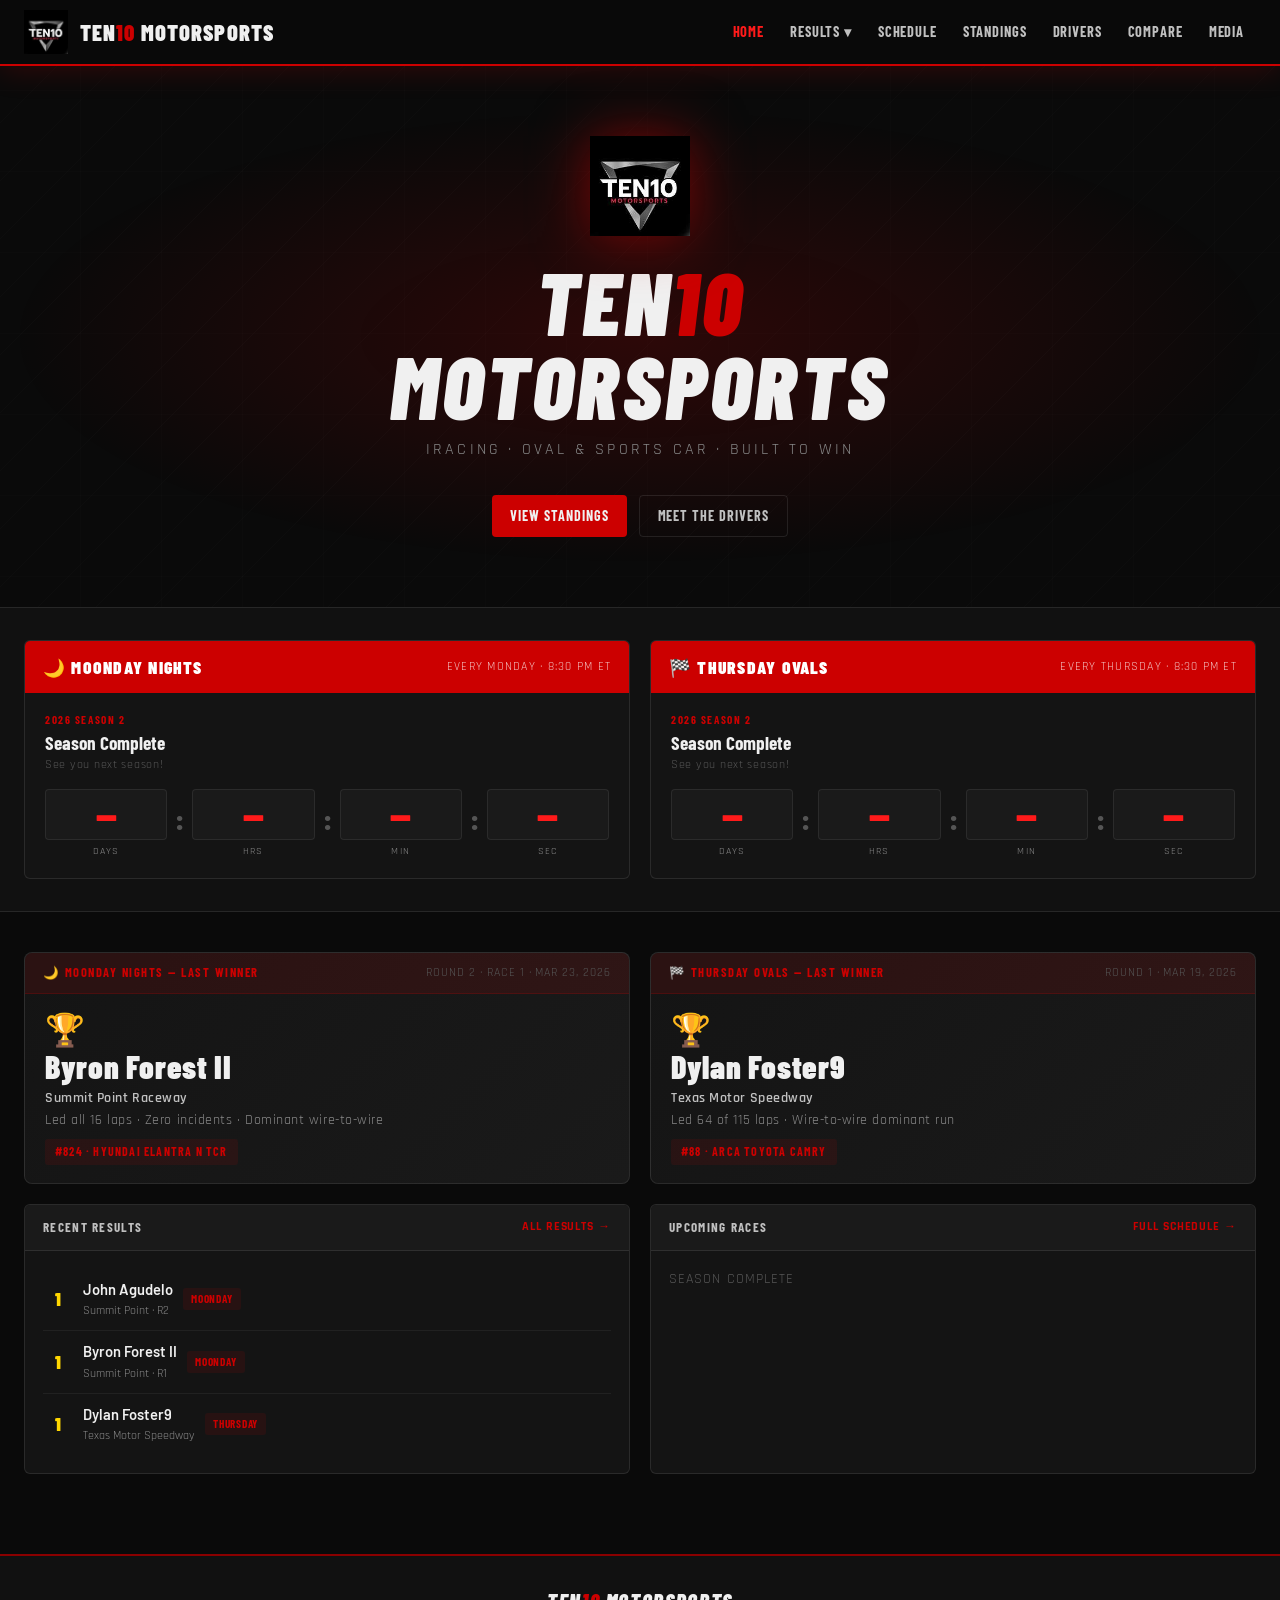
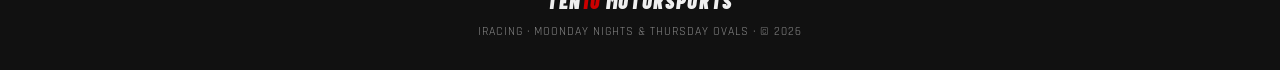
<file: index.html>
<!DOCTYPE html>
<html lang="en">
<head>
<meta charset="UTF-8"><meta name="viewport" content="width=device-width,initial-scale=1.0">
<title>Ten10 Motorsports</title>
<link rel="stylesheet" href="style.css">
<style>
.hero{position:relative;z-index:1;min-height:420px;display:flex;align-items:center;justify-content:center;text-align:center;padding:70px 24px;overflow:hidden;}
.hero::before{content:'';position:absolute;inset:0;background:radial-gradient(ellipse 70% 60% at 50% 50%,rgba(204,0,0,0.18) 0%,transparent 70%),repeating-linear-gradient(135deg,transparent,transparent 40px,rgba(255,255,255,0.015) 40px,rgba(255,255,255,0.015) 41px);z-index:0;}
.hero-content{position:relative;z-index:1;max-width:780px;}
.hero-logo{width:100px;height:100px;object-fit:contain;margin-bottom:18px;filter:drop-shadow(0 0 28px rgba(204,0,0,0.55));animation:pulse-logo 3s ease-in-out infinite;}
@keyframes pulse-logo{0%,100%{filter:drop-shadow(0 0 20px rgba(204,0,0,0.4));}50%{filter:drop-shadow(0 0 42px rgba(204,0,0,0.75));}}
.hero h1{font-family:'Barlow Condensed',sans-serif;font-weight:900;font-style:italic;font-size:clamp(2.8rem,8vw,5.5rem);letter-spacing:0.04em;text-transform:uppercase;color:#f0f0f0;line-height:0.95;margin-bottom:10px;}
.hero h1 span{color:#cc0000;}
.hero-sub{font-family:'Rajdhani',sans-serif;font-size:1rem;letter-spacing:0.2em;text-transform:uppercase;color:#888;margin-bottom:32px;}
.hero-ctas{display:flex;gap:12px;justify-content:center;flex-wrap:wrap;}
.cd-section{position:relative;z-index:1;background:#111;border-top:1px solid rgba(192,192,192,0.12);border-bottom:1px solid rgba(192,192,192,0.12);padding:32px 24px;}
.cd-inner{max-width:1400px;margin:0 auto;display:grid;grid-template-columns:1fr 1fr;gap:20px;}
.cd-card{background:#141414;border:1px solid rgba(192,192,192,0.12);border-radius:6px;overflow:hidden;transition:border-color 0.2s,box-shadow 0.2s;}
.cd-card:hover{border-color:rgba(204,0,0,0.4);box-shadow:0 4px 24px rgba(204,0,0,0.2);}
.cd-head{background:#cc0000;padding:12px 18px;display:flex;align-items:center;justify-content:space-between;}
.cd-head .sname{font-family:'Barlow Condensed',sans-serif;font-weight:900;font-size:1.1rem;letter-spacing:0.07em;text-transform:uppercase;color:#fff;}
.cd-head .sday{font-family:'Rajdhani',sans-serif;font-size:0.78rem;letter-spacing:0.1em;text-transform:uppercase;color:rgba(255,255,255,0.75);}
.cd-body{padding:18px 20px;}
.cd-round{font-family:'Barlow Condensed',sans-serif;font-weight:700;font-size:0.7rem;letter-spacing:0.14em;text-transform:uppercase;color:#cc0000;margin-bottom:3px;}
.cd-track{font-family:'Barlow Condensed',sans-serif;font-weight:700;font-size:1.2rem;color:#f0f0f0;line-height:1.1;}
.cd-tracksub{font-family:'Rajdhani',sans-serif;font-size:0.76rem;letter-spacing:0.06em;color:#555;margin-bottom:14px;margin-top:2px;}
.cd-nums{display:flex;gap:8px;align-items:flex-start;}
.cd-unit{text-align:center;flex:1;}
.cd-val{font-family:'Barlow Condensed',sans-serif;font-weight:900;font-size:2.2rem;color:#ff1a1a;line-height:1;display:block;background:#1a1a1a;border-radius:4px;padding:7px 4px;border:1px solid rgba(192,192,192,0.1);}
.cd-lbl{font-family:'Rajdhani',sans-serif;font-size:0.62rem;letter-spacing:0.12em;text-transform:uppercase;color:#888;margin-top:4px;}
.cd-sep{font-family:'Barlow Condensed',sans-serif;font-weight:900;font-size:1.8rem;color:#555;padding-top:7px;flex:none;}
.live-badge{display:none;align-items:center;gap:6px;font-family:'Barlow Condensed',sans-serif;font-weight:700;font-size:0.9rem;letter-spacing:0.1em;text-transform:uppercase;color:#ff1a1a;margin-top:12px;}
.live-dot{width:8px;height:8px;background:#ff1a1a;border-radius:50%;animation:blink 1s infinite;}
@keyframes blink{0%,100%{opacity:1;}50%{opacity:0.2;}}
.home-grid{max-width:1400px;margin:0 auto;display:grid;grid-template-columns:1fr 1fr;gap:20px;padding:40px 24px 80px;position:relative;z-index:1;}
.winner-card{background:linear-gradient(135deg,#141414 0%,#1a1a1a 100%);border:1px solid rgba(192,192,192,0.12);border-radius:8px;overflow:hidden;}
.winner-card-head{background:rgba(204,0,0,0.12);border-bottom:1px solid rgba(204,0,0,0.2);padding:10px 18px;display:flex;align-items:center;justify-content:space-between;}
.winner-card-head .series-tag{font-family:'Barlow Condensed',sans-serif;font-weight:700;font-size:0.78rem;letter-spacing:0.12em;text-transform:uppercase;color:#cc0000;}
.winner-card-head .round-tag{font-family:'Rajdhani',sans-serif;font-size:0.75rem;letter-spacing:0.08em;text-transform:uppercase;color:#555;}
.winner-card-body{padding:18px 20px;}
.winner-trophy{font-size:2rem;line-height:1;margin-bottom:6px;}
.winner-name{font-family:'Barlow Condensed',sans-serif;font-weight:900;font-size:2rem;color:#f0f0f0;line-height:1;letter-spacing:0.02em;}
.winner-detail{font-family:'Rajdhani',sans-serif;font-size:0.85rem;color:#888;margin-top:6px;letter-spacing:0.04em;line-height:1.6;}
.winner-detail strong{color:#c0c0c0;font-weight:600;}
.winner-car{display:inline-block;margin-top:8px;font-family:'Barlow Condensed',sans-serif;font-size:0.75rem;font-weight:700;letter-spacing:0.1em;text-transform:uppercase;color:#cc0000;background:rgba(204,0,0,0.1);padding:3px 10px;border-radius:3px;}
.rr-row{display:flex;align-items:center;gap:10px;padding:9px 0;border-bottom:1px solid rgba(192,192,192,0.07);}
.rr-row:last-child{border-bottom:none;}
.rr-pos{font-family:'Barlow Condensed',sans-serif;font-weight:900;font-size:1.2rem;width:30px;text-align:center;}
.rr-name{font-weight:600;font-size:0.92rem;flex:1;}
.rr-track{font-family:'Rajdhani',sans-serif;font-size:0.78rem;color:#888;}
.rr-series-tag{font-family:'Barlow Condensed',sans-serif;font-size:0.7rem;font-weight:700;letter-spacing:0.07em;text-transform:uppercase;color:#cc0000;background:rgba(204,0,0,0.1);padding:2px 8px;border-radius:3px;flex-shrink:0;}
.card-link{font-size:0.74rem;color:#cc0000;text-decoration:none;font-family:'Rajdhani',sans-serif;letter-spacing:0.08em;text-transform:uppercase;}
@media(max-width:768px){.cd-inner,.home-grid{grid-template-columns:1fr;}.home-grid{padding:24px 14px 60px;}}
</style>
</head>
<body data-page="index">
<script src="nav.js"></script>

<section class="hero">
  <div class="hero-content">
    <img src="logo.jpg" alt="Ten10 Motorsports" class="hero-logo">
    <h1>TEN<span>10</span><br>MOTORSPORTS</h1>
    <p class="hero-sub">iRacing · Oval &amp; Sports Car · Built to Win</p>
    <div class="hero-ctas">
      <a href="standings.html" class="btn btn-red">View Standings</a>
      <a href="drivers.html" class="btn btn-ghost">Meet the Drivers</a>
    </div>
  </div>
</section>

<!-- COUNTDOWN — auto-updates from SCHEDULE data below -->
<section class="cd-section">
  <div class="cd-inner">
    <div class="cd-card">
      <div class="cd-head">
        <span class="sname">🌙 Moonday Nights</span>
        <span class="sday">Every Monday · 8:30 PM ET</span>
      </div>
      <div class="cd-body">
        <div class="cd-round" id="mn-round">Loading...</div>
        <div class="cd-track" id="mn-track">—</div>
        <div class="cd-tracksub" id="mn-sub">—</div>
        <div class="cd-nums" id="mn-display">
          <div class="cd-unit"><span class="cd-val" id="mn-d">--</span><div class="cd-lbl">Days</div></div>
          <div class="cd-sep">:</div>
          <div class="cd-unit"><span class="cd-val" id="mn-h">--</span><div class="cd-lbl">Hrs</div></div>
          <div class="cd-sep">:</div>
          <div class="cd-unit"><span class="cd-val" id="mn-m">--</span><div class="cd-lbl">Min</div></div>
          <div class="cd-sep">:</div>
          <div class="cd-unit"><span class="cd-val" id="mn-s">--</span><div class="cd-lbl">Sec</div></div>
        </div>
        <div class="live-badge" id="mn-live"><div class="live-dot"></div>RACE IS LIVE NOW</div>
      </div>
    </div>
    <div class="cd-card">
      <div class="cd-head">
        <span class="sname">🏁 Thursday Ovals</span>
        <span class="sday">Every Thursday · 8:30 PM ET</span>
      </div>
      <div class="cd-body">
        <div class="cd-round" id="th-round">Loading...</div>
        <div class="cd-track" id="th-track">—</div>
        <div class="cd-tracksub" id="th-sub">—</div>
        <div class="cd-nums" id="th-display">
          <div class="cd-unit"><span class="cd-val" id="th-d">--</span><div class="cd-lbl">Days</div></div>
          <div class="cd-sep">:</div>
          <div class="cd-unit"><span class="cd-val" id="th-h">--</span><div class="cd-lbl">Hrs</div></div>
          <div class="cd-sep">:</div>
          <div class="cd-unit"><span class="cd-val" id="th-m">--</span><div class="cd-lbl">Min</div></div>
          <div class="cd-sep">:</div>
          <div class="cd-unit"><span class="cd-val" id="th-s">--</span><div class="cd-lbl">Sec</div></div>
        </div>
        <div class="live-badge" id="th-live"><div class="live-dot"></div>RACE IS LIVE NOW</div>
      </div>
    </div>
  </div>
</section>

<div class="home-grid">
  <!-- MOONDAY LAST WINNER — UPDATE EACH WEEK -->
  <div>
    <div class="winner-card">
      <div class="winner-card-head">
        <span class="series-tag">🌙 Moonday Nights — Last Winner</span>
        <span class="round-tag">Round 2 · Race 1 · Mar 23, 2026</span>
      </div>
      <div class="winner-card-body">
        <div class="winner-trophy">🏆</div>
        <div class="winner-name">Byron Forest II</div>
        <div class="winner-detail">
          <strong>Summit Point Raceway</strong><br>
          Led all 16 laps · Zero incidents · Dominant wire-to-wire
        </div>
        <span class="winner-car">#824 · Hyundai Elantra N TCR</span>
      </div>
    </div>
  </div>
  <!-- THURSDAY LAST WINNER — UPDATE EACH WEEK -->
  <div>
    <div class="winner-card">
      <div class="winner-card-head">
        <span class="series-tag">🏁 Thursday Ovals — Last Winner</span>
        <span class="round-tag">Round 1 · Mar 19, 2026</span>
      </div>
      <div class="winner-card-body">
        <div class="winner-trophy">🏆</div>
        <div class="winner-name">Dylan Foster9</div>
        <div class="winner-detail">
          <strong>Texas Motor Speedway</strong><br>
          Led 64 of 115 laps · Wire-to-wire dominant run
        </div>
        <span class="winner-car">#88 · ARCA Toyota Camry</span>
      </div>
    </div>
  </div>

  <!-- RECENT RESULTS -->
  <div class="card">
    <div class="card-header">Recent Results <a href="results.html" class="card-link">All Results →</a></div>
    <div class="card-body">
      <div class="rr-row"><div class="rr-pos" style="color:#ffd700;">1</div><div><div class="rr-name">John Agudelo</div><div class="rr-track">Summit Point · R2</div></div><span class="rr-series-tag">Moonday</span></div>
      <div class="rr-row"><div class="rr-pos" style="color:#ffd700;">1</div><div><div class="rr-name">Byron Forest II</div><div class="rr-track">Summit Point · R1</div></div><span class="rr-series-tag">Moonday</span></div>
      <div class="rr-row"><div class="rr-pos" style="color:#ffd700;">1</div><div><div class="rr-name">Dylan Foster9</div><div class="rr-track">Texas Motor Speedway</div></div><span class="rr-series-tag">Thursday</span></div>
    </div>
  </div>

  <!-- UPCOMING — auto-populated by JS below -->
  <div class="card">
    <div class="card-header">Upcoming Races <a href="schedule.html" class="card-link">Full Schedule →</a></div>
    <div class="card-body" id="upcomingRaces">
      <div style="color:#555;font-family:'Rajdhani',sans-serif;font-size:0.85rem;letter-spacing:0.08em;text-transform:uppercase;">Loading schedule...</div>
    </div>
  </div>
</div>

<footer>
  <div class="footer-logo">TEN<span>10</span> MOTORSPORTS</div>
  <p>iRacing · Moonday Nights &amp; Thursday Ovals · &copy; <span class="yr"></span></p>
</footer>

<script>
// ================================================================
// FULL SEASON SCHEDULE — drives countdown track names + upcoming races
// Dates are race night dates (Monday / Thursday) in ET
// ================================================================
const SCHEDULE = {
  moonday: [
    {round:1,  date:"2026-03-16", track:"Okayama International Circuit",    sub:"Full Course · TCR"},
    {round:2,  date:"2026-03-23", track:"Summit Point Raceway",              sub:"Summit Point Raceway · TCR"},
    {round:3,  date:"2026-03-30", track:"Hockenheimring",                    sub:"Grand Prix · TCR"},
    {round:4,  date:"2026-04-06", track:"Road America",                      sub:"Full Course · TCR"},
    {round:5,  date:"2026-04-13", track:"Sebring International Raceway",     sub:"International · TCR"},
    {round:6,  date:"2026-04-20", track:"Motorsport Arena Oschersleben",     sub:"Grand Prix · TCR"},
    {round:7,  date:"2026-04-27", track:"Winton Motor Raceway",              sub:"National Circuit · TCR"},
    {round:8,  date:"2026-05-04", track:"Long Beach Street Circuit",         sub:"Street Circuit · TCR"},
    {round:9,  date:"2026-05-11", track:"Circuit Zolder",                    sub:"Grand Prix · TCR"},
    {round:10, date:"2026-05-18", track:"Phoenix Raceway",                   sub:"Road Course · TCR"},
    {round:11, date:"2026-05-25", track:"Rudskogen Motorsenter",             sub:"Rudskogen · TCR"},
    {round:12, date:"2026-06-01", track:"Road Atlanta",                      sub:"Full Course · TCR"},
  ],
  thursday: [
    {round:1,  date:"2026-03-19", track:"Texas Motor Speedway",              sub:"Oval · ARCA"},
    {round:2,  date:"2026-03-26", track:"Southern National Motorsports Park",sub:"Oval · ARCA"},
    {round:3,  date:"2026-04-02", track:"Pocono Raceway",                    sub:"Oval · ARCA"},
    {round:4,  date:"2026-04-09", track:"Charlotte Motor Speedway",          sub:"Oval · ARCA"},
    {round:5,  date:"2026-04-16", track:"Concord Speedway",                  sub:"Oval · ARCA"},
    {round:6,  date:"2026-04-23", track:"Michigan International Speedway",   sub:"Oval · ARCA"},
    {round:7,  date:"2026-04-30", track:"Kentucky Speedway",                 sub:"Oval · ARCA"},
    {round:8,  date:"2026-05-07", track:"Thompson Speedway",                 sub:"Oval · ARCA"},
    {round:9,  date:"2026-05-14", track:"Daytona International Speedway",    sub:"Oval · ARCA"},
    {round:10, date:"2026-05-21", track:"Phoenix Raceway",                   sub:"Oval · ARCA"},
    {round:11, date:"2026-05-28", track:"Indianapolis Motor Speedway",       sub:"NASCAR Oval · ARCA"},
    {round:12, date:"2026-06-04", track:"USA International Speedway",        sub:"Asphalt Oval · ARCA"},
  ]
};

// Get next race from schedule (returns race object or null if season over)
function getNextRace(series) {
  const now = new Date();
  const etNow = new Date(now.toLocaleString('en-US', {timeZone:'America/New_York'}));
  for (const race of SCHEDULE[series]) {
    const [y,mo,d] = race.date.split('-').map(Number);
    const raceDate = new Date(y, mo-1, d, 20, 30, 0); // 8:30 PM ET
    // Consider race "passed" 90 min after start
    if ((etNow - raceDate) < 90*60*1000) return race;
  }
  return null; // season over
}

function msUntilRace(series) {
  const next = getNextRace(series);
  if (!next) return -1;
  const etNow = new Date(new Date().toLocaleString('en-US',{timeZone:'America/New_York'}));
  const [y,mo,d] = next.date.split('-').map(Number);
  const raceDate = new Date(y, mo-1, d, 20, 30, 0);
  return raceDate - etNow;
}

function updateCountdown(series, prefix) {
  const next = getNextRace(series);
  const roundEl  = document.getElementById(prefix+'-round');
  const trackEl  = document.getElementById(prefix+'-track');
  const subEl    = document.getElementById(prefix+'-sub');
  const disp     = document.getElementById(prefix+'-display');
  const liveEl   = document.getElementById(prefix+'-live');

  if (!next) {
    if (roundEl) roundEl.textContent = '2026 Season 2';
    if (trackEl) trackEl.textContent = 'Season Complete';
    if (subEl)   subEl.textContent   = 'See you next season!';
    return;
  }

  if (roundEl) roundEl.textContent = `Round ${next.round} · 2026 Season 2`;
  if (trackEl) trackEl.textContent = next.track;
  if (subEl)   subEl.textContent   = next.sub;

  const ms = msUntilRace(series);
  if (ms <= 0 && ms > -5400000) {
    disp.style.display = 'none';
    liveEl.style.display = 'flex';
    return;
  }
  disp.style.display = 'flex';
  liveEl.style.display = 'none';
  const dd = Math.floor(ms/86400000);
  const hh = Math.floor((ms%86400000)/3600000);
  const mm = Math.floor((ms%3600000)/60000);
  const ss = Math.floor((ms%60000)/1000);
  document.getElementById(prefix+'-d').textContent = String(dd).padStart(2,'0');
  document.getElementById(prefix+'-h').textContent = String(hh).padStart(2,'0');
  document.getElementById(prefix+'-m').textContent = String(mm).padStart(2,'0');
  document.getElementById(prefix+'-s').textContent = String(ss).padStart(2,'0');
}

// Build upcoming races section
function buildUpcoming() {
  const DOW = ['Sun','Mon','Tue','Wed','Thu','Fri','Sat'];
  const MON = ['Jan','Feb','Mar','Apr','May','Jun','Jul','Aug','Sep','Oct','Nov','Dec'];
  const etNow = new Date(new Date().toLocaleString('en-US',{timeZone:'America/New_York'}));
  const upcoming = [];

  for (const series of ['moonday','thursday']) {
    for (const race of SCHEDULE[series]) {
      const [y,mo,d] = race.date.split('-').map(Number);
      const rd = new Date(y, mo-1, d, 20, 30, 0);
      if ((rd - etNow) > -5400000 && upcoming.length < 4) {
        upcoming.push({...race, series, dateObj:rd, month:MON[mo-1], day:d, dow:DOW[rd.getDay()]});
      }
    }
  }

  // Sort by date
  upcoming.sort((a,b) => a.dateObj - b.dateObj);
  const next4 = upcoming.slice(0,4);

  const container = document.getElementById('upcomingRaces');
  if (!next4.length) { container.innerHTML = '<div style="color:#555;font-family:\'Rajdhani\',sans-serif;font-size:0.85rem;text-transform:uppercase;letter-spacing:0.08em;">Season complete</div>'; return; }

  container.innerHTML = next4.map(r => `
    <div class="rr-row">
      <div style="font-family:'Barlow Condensed',sans-serif;font-weight:700;font-size:0.75rem;color:#cc0000;text-align:center;min-width:44px;line-height:1.2;">
        ${r.dow}<br><span style="font-size:1.3rem;color:#f0f0f0;">${r.day}</span><br><span style="font-size:0.65rem;color:#666;">${r.month}</span>
      </div>
      <div style="flex:1;">
        <div style="font-weight:600;font-size:0.9rem;">${r.series==='moonday'?'🌙':'🏁'} Round ${r.round} — ${r.track}</div>
        <div style="font-family:'Rajdhani',sans-serif;font-size:0.78rem;color:#888;">${r.series==='moonday'?'Moonday Nights':'Thursday Ovals'} · 8:30 PM ET</div>
      </div>
    </div>`).join('');
}

function tick() {
  updateCountdown('moonday','mn');
  updateCountdown('thursday','th');
}

tick();
setInterval(tick, 1000);
buildUpcoming();
</script>
<script>document.querySelectorAll(".yr").forEach(function(e){e.textContent=new Date().getFullYear();});</script>
</body>
</html>
</file>
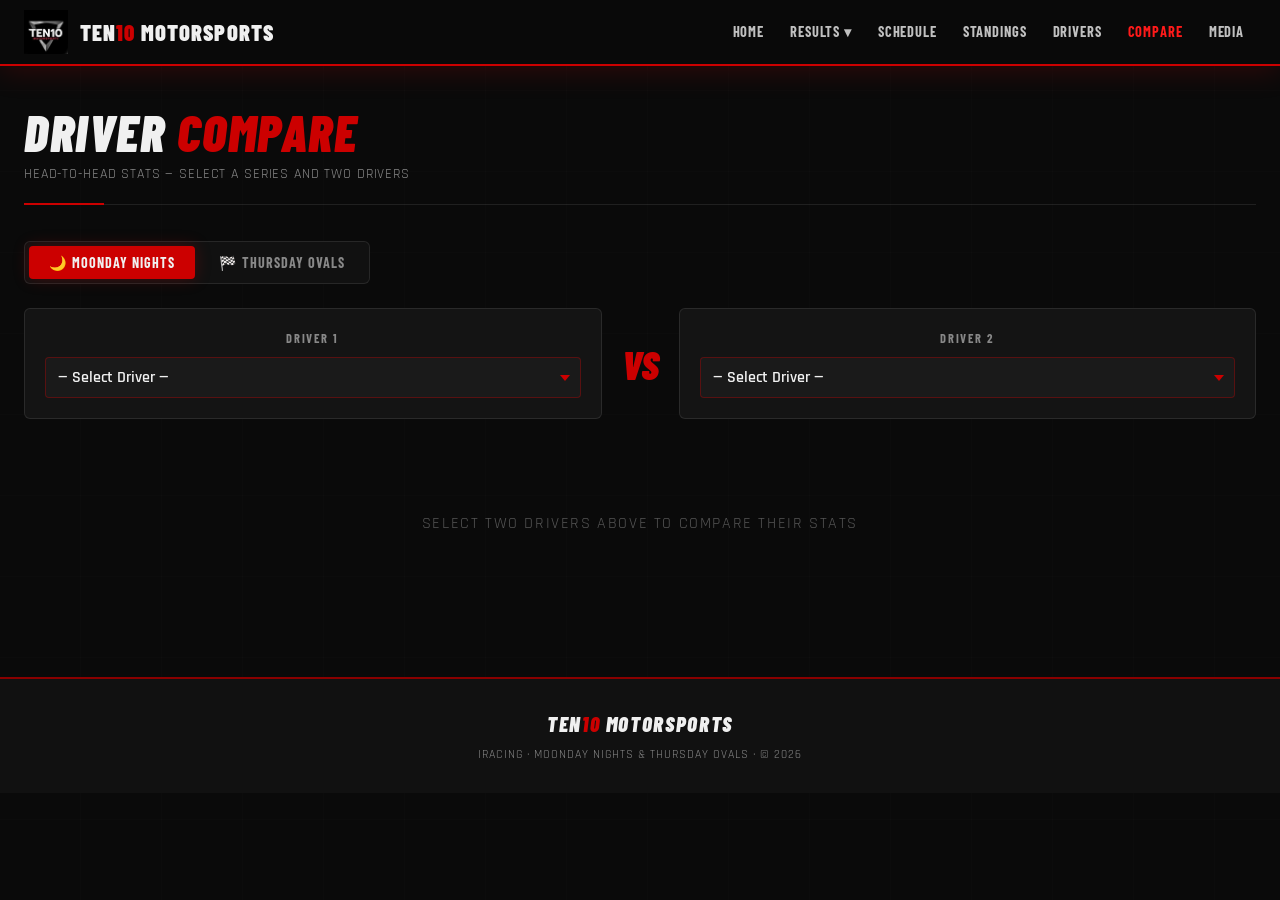
<file: compare.html>
<!DOCTYPE html>
<html lang="en">
<head>
<meta charset="UTF-8"><meta name="viewport" content="width=device-width,initial-scale=1.0">
<title>Driver Compare · Ten10 Motorsports</title>
<link rel="stylesheet" href="style.css">
<style>
.compare-selectors{display:grid;grid-template-columns:1fr auto 1fr;gap:20px;align-items:center;margin-bottom:32px;}
.vs-badge{font-family:'Barlow Condensed',sans-serif;font-weight:900;font-style:italic;font-size:2.5rem;color:#cc0000;text-align:center;}
.driver-select-box{background:#141414;border:1px solid rgba(192,192,192,0.12);border-radius:6px;padding:20px;text-align:center;}
.driver-select-box label{font-family:'Barlow Condensed',sans-serif;font-weight:700;font-size:0.78rem;letter-spacing:0.14em;text-transform:uppercase;color:#888;display:block;margin-bottom:8px;}
.driver-select-box select{width:100%;font-family:'Rajdhani',sans-serif;font-weight:600;font-size:1rem;background:#1a1a1a;color:#f0f0f0;border:1px solid rgba(204,0,0,0.35);border-radius:4px;padding:9px 12px;cursor:pointer;appearance:none;background-image:url("data:image/svg+xml,%3Csvg xmlns='http://www.w3.org/2000/svg' width='10' height='6'%3E%3Cpath d='M0 0l5 6 5-6z' fill='%23cc0000'/%3E%3C/svg%3E");background-repeat:no-repeat;background-position:right 10px center;background-color:#1a1a1a;}
.driver-select-box select:focus{outline:none;border-color:#cc0000;}
.compare-table{width:100%;border-collapse:collapse;font-family:'Rajdhani',sans-serif;}
.compare-table th{background:#1a1a1a;font-family:'Barlow Condensed',sans-serif;font-weight:700;font-size:0.8rem;letter-spacing:0.1em;text-transform:uppercase;color:#888;padding:12px 16px;text-align:center;}
.compare-table th.stat-col{text-align:left;color:#cc0000;}
.compare-table td{padding:11px 16px;text-align:center;border-bottom:1px solid rgba(192,192,192,0.07);font-size:0.95rem;}
.compare-table td.stat-label{text-align:left;color:#888;font-family:'Barlow Condensed',sans-serif;font-weight:700;font-size:0.85rem;letter-spacing:0.06em;text-transform:uppercase;}
.compare-table tr:last-child td{border-bottom:none;}
.compare-table tr:hover td{background:rgba(204,0,0,0.04);}
.winner-cell{color:#ff1a1a;font-weight:700;background:rgba(204,0,0,0.07);}
#compareResult{display:none;}
#comparePlaceholder{text-align:center;padding:60px 20px;color:#555;font-family:'Rajdhani',sans-serif;font-size:1rem;letter-spacing:0.1em;text-transform:uppercase;}
@media(max-width:600px){.compare-selectors{grid-template-columns:1fr;}.vs-badge{display:none;}}
</style>
</head>
<body data-page="compare">
<script src="nav.js"></script>
<div class="page-wrap">
  <div class="page-header">
    <h1>Driver <span>Compare</span></h1>
    <p>Head-to-head stats — select a series and two drivers</p>
  </div>

  <div class="series-tabs">
    <button class="series-tab active" onclick="setSeries('moonday',this)">🌙 Moonday Nights</button>
    <button class="series-tab" onclick="setSeries('thursday',this)">🏁 Thursday Ovals</button>
  </div>

  <div class="compare-selectors">
    <div class="driver-select-box">
      <label>Driver 1</label>
      <select id="driver1" onchange="renderCompare()">
        <option value="">— Select Driver —</option>
      </select>
    </div>
    <div class="vs-badge">VS</div>
    <div class="driver-select-box">
      <label>Driver 2</label>
      <select id="driver2" onchange="renderCompare()">
        <option value="">— Select Driver —</option>
      </select>
    </div>
  </div>

  <div id="comparePlaceholder">Select two drivers above to compare their stats</div>
  <div id="compareResult">
    <div class="table-wrap">
      <table class="compare-table">
        <thead>
          <tr>
            <th class="stat-col">Stat</th>
            <th id="h-d1">Driver 1</th>
            <th id="h-d2">Driver 2</th>
          </tr>
        </thead>
        <tbody id="compareTbody"></tbody>
      </table>
    </div>
  </div>
</div>

<footer>
  <div class="footer-logo">TEN<span>10</span> MOTORSPORTS</div>
  <p>iRacing · Moonday Nights &amp; Thursday Ovals · &copy; <span class="yr"></span></p>
</footer>

<script>
// ================================================================
// DRIVER STATS DATA
// Update after each race night — add entries to each series
// moonday / thursday = { points, wins, podiums, top5s, avgFinish, lapsLed, incPR, winPct }
// ================================================================
const DRIVER_DATA = {
  moonday: {
    "Ryan Rider":       {car:"#18",  points:88,  wins:0, podiums:3, top5s:4, avgFinish:3.0,  lapsLed:2,  incPR:1.5, winPct:0.0},
    "Byron Forest II":  {car:"#824", points:97,  wins:2, podiums:3, top5s:4, avgFinish:2.5,  lapsLed:28, incPR:1.0, winPct:50.0},
    "Wadih Maalouf":    {car:"#72",  points:73,  wins:0, podiums:2, top5s:4, avgFinish:3.8,  lapsLed:8,  incPR:3.0, winPct:0.0},
    "John Agudelo":     {car:"#48",  points:63,  wins:2, podiums:2, top5s:2, avgFinish:7.8,  lapsLed:18, incPR:6.5, winPct:50.0},
    "Anthony Orr2":     {car:"#77",  points:53,  wins:0, podiums:1, top5s:1, avgFinish:6.8,  lapsLed:1,  incPR:1.5, winPct:0.0},
    "Kevin Corea":      {car:"#13",  points:49,  wins:0, podiums:0, top5s:2, avgFinish:6.0,  lapsLed:0,  incPR:1.8, winPct:0.0},
    "Jake Harrigan":    {car:"#14",  points:40,  wins:0, podiums:1, top5s:1, avgFinish:8.0,  lapsLed:0,  incPR:6.5, winPct:0.0},
    "Phillip Poole":    {car:"#46",  points:36,  wins:0, podiums:0, top5s:1, avgFinish:8.5,  lapsLed:0,  incPR:9.0, winPct:0.0},
    "Connor Menard":    {car:"#5",   points:33,  wins:0, podiums:0, top5s:0, avgFinish:7.8,  lapsLed:0,  incPR:3.2, winPct:0.0},
    "Frank Perreault2": {car:"#999", points:28,  wins:0, podiums:0, top5s:1, avgFinish:9.8,  lapsLed:0,  incPR:5.0, winPct:0.0},
    "Matt Bond6":       {car:"#19",  points:24,  wins:0, podiums:0, top5s:0, avgFinish:10.0, lapsLed:0,  incPR:8.0, winPct:0.0},
    "Luke Harrigan":    {car:"#11",  points:15,  wins:0, podiums:0, top5s:0, avgFinish:8.5,  lapsLed:0,  incPR:2.0, winPct:0.0},
    "Dylan Foster9":    {car:"#88",  points:14,  wins:0, podiums:0, top5s:0, avgFinish:9.5,  lapsLed:0,  incPR:4.5, winPct:0.0},
    "Aaron Liebling":   {car:"#66",  points:14,  wins:0, podiums:0, top5s:0, avgFinish:12.5, lapsLed:1,  incPR:5.8, winPct:0.0},
    "Joshua S Smith":   {car:"#23",  points:12,  wins:0, podiums:0, top5s:0, avgFinish:12.8, lapsLed:0,  incPR:4.8, winPct:0.0},
    "Ryan Nixon":       {car:"#12",  points:10,  wins:0, podiums:0, top5s:0, avgFinish:11.0, lapsLed:0,  incPR:6.0, winPct:0.0},
    "William Stiern":   {car:"#418", points:6,   wins:0, podiums:0, top5s:0, avgFinish:13.0, lapsLed:0,  incPR:6.5, winPct:0.0},
  },
  thursday: {
    "Dylan Foster9":    {car:"#88",  points:43,  wins:1, podiums:1, top5s:1, avgFinish:1.0,  lapsLed:64, incPR:2.0,  winPct:100.0},
    "Ryan Rider":       {car:"#18",  points:42,  wins:0, podiums:1, top5s:1, avgFinish:2.0,  lapsLed:15, incPR:17.0, winPct:0.0},
    "Joshua S Smith":   {car:"#23",  points:41,  wins:0, podiums:1, top5s:1, avgFinish:3.0,  lapsLed:4,  incPR:1.0,  winPct:0.0},
    "Thomas Pfannkoch": {car:"#132", points:40,  wins:0, podiums:0, top5s:1, avgFinish:4.0,  lapsLed:0,  incPR:12.0, winPct:0.0},
    "Phillip Poole":    {car:"#46",  points:39,  wins:0, podiums:0, top5s:1, avgFinish:5.0,  lapsLed:0,  incPR:12.0, winPct:0.0},
    "Jake Harrigan":    {car:"#14",  points:38,  wins:0, podiums:0, top5s:0, avgFinish:6.0,  lapsLed:0,  incPR:6.0,  winPct:0.0},
    "Matt Bond6":       {car:"#19",  points:37,  wins:0, podiums:0, top5s:0, avgFinish:7.0,  lapsLed:0,  incPR:18.0, winPct:0.0},
    "John Agudelo":     {car:"#48",  points:36,  wins:0, podiums:0, top5s:0, avgFinish:8.0,  lapsLed:29, incPR:8.0,  winPct:0.0},
    "Frank Perreault2": {car:"#999", points:35,  wins:0, podiums:0, top5s:0, avgFinish:9.0,  lapsLed:3,  incPR:20.0, winPct:0.0},
    "William Stiern":   {car:"#418", points:34,  wins:0, podiums:0, top5s:0, avgFinish:10.0, lapsLed:0,  incPR:17.0, winPct:0.0},
    "Aaron Liebling":   {car:"#66",  points:33,  wins:0, podiums:0, top5s:0, avgFinish:11.0, lapsLed:0,  incPR:13.0, winPct:0.0},
    "Ryan Nixon":       {car:"#12",  points:32,  wins:0, podiums:0, top5s:0, avgFinish:12.0, lapsLed:0,  incPR:3.0,  winPct:0.0},
  }
};

const STAT_DEFS = [
  {key:'points',     label:'Championship Points', higherBetter:true },
  {key:'wins',       label:'Wins',                higherBetter:true },
  {key:'podiums',    label:'Podiums',             higherBetter:true },
  {key:'top5s',      label:'Top 5 Finishes',      higherBetter:true },
  {key:'avgFinish',  label:'Avg Finish Position', higherBetter:false},
  {key:'lapsLed',    label:'Laps Led',            higherBetter:true },
  {key:'incPR',      label:'Incidents / Race',    higherBetter:false},
  {key:'winPct',     label:'Win %',               higherBetter:true },
];

let curSeries = 'moonday';

function setSeries(s, btn) {
  curSeries = s;
  document.querySelectorAll('.series-tab').forEach(t => t.classList.remove('active'));
  btn.classList.add('active');
  populateSelects();
  renderCompare();
}

function populateSelects() {
  const drivers = Object.keys(DRIVER_DATA[curSeries]).sort();
  ['driver1','driver2'].forEach(id => {
    const sel = document.getElementById(id);
    const cur = sel.value;
    sel.innerHTML = '<option value="">— Select Driver —</option>';
    drivers.forEach(name => {
      const opt = document.createElement('option');
      opt.value = name;
      opt.textContent = `${DRIVER_DATA[curSeries][name].car} ${name}`;
      if (name === cur) opt.selected = true;
      sel.appendChild(opt);
    });
  });
}

function renderCompare() {
  const d1name = document.getElementById('driver1').value;
  const d2name = document.getElementById('driver2').value;
  const placeholder = document.getElementById('comparePlaceholder');
  const result = document.getElementById('compareResult');

  if (!d1name || !d2name) {
    placeholder.textContent = 'Select two drivers above to compare their stats';
    placeholder.style.display = ''; result.style.display = 'none'; return;
  }
  if (d1name === d2name) {
    placeholder.textContent = 'Select two different drivers to compare';
    placeholder.style.display = ''; result.style.display = 'none'; return;
  }

  const s1 = DRIVER_DATA[curSeries][d1name];
  const s2 = DRIVER_DATA[curSeries][d2name];

  document.getElementById('h-d1').textContent = `${s1.car} ${d1name}`;
  document.getElementById('h-d2').textContent = `${s2.car} ${d2name}`;

  const tbody = document.getElementById('compareTbody');
  tbody.innerHTML = STAT_DEFS.map(stat => {
    const v1 = s1[stat.key];
    const v2 = s2[stat.key];
    const w1 = stat.higherBetter ? v1 > v2 : v1 < v2;
    const w2 = stat.higherBetter ? v2 > v1 : v2 < v1;
    const d1val = stat.key === 'winPct' ? Number(v1).toFixed(1)+'%' : v1;
    const d2val = stat.key === 'winPct' ? Number(v2).toFixed(1)+'%' : v2;
    return `<tr>
      <td class="stat-label">${stat.label}</td>
      <td class="${w1?'winner-cell':''}">${d1val}</td>
      <td class="${w2?'winner-cell':''}">${d2val}</td>
    </tr>`;
  }).join('');

  placeholder.style.display = 'none';
  result.style.display = '';
}

populateSelects();
</script>
<script>document.querySelectorAll(".yr").forEach(function(e){e.textContent=new Date().getFullYear();});</script>
</body>
</html>
</file>
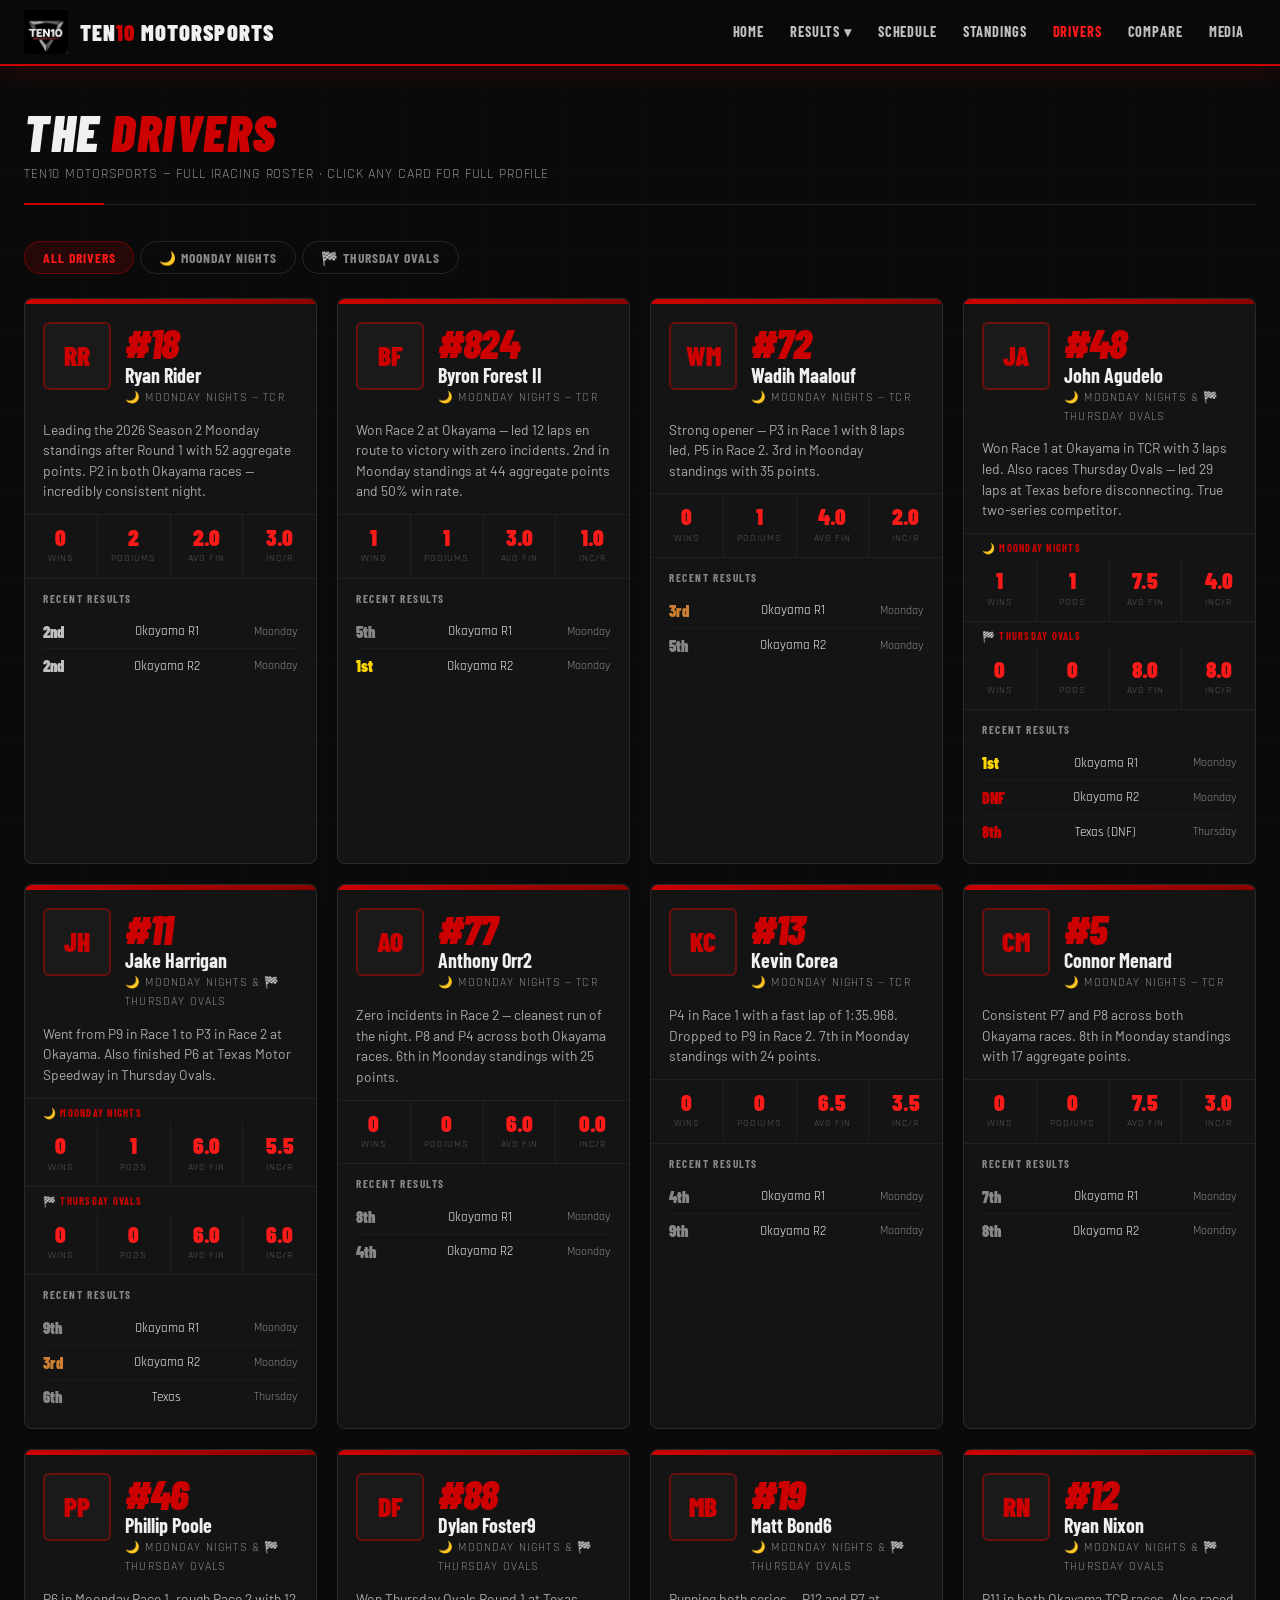
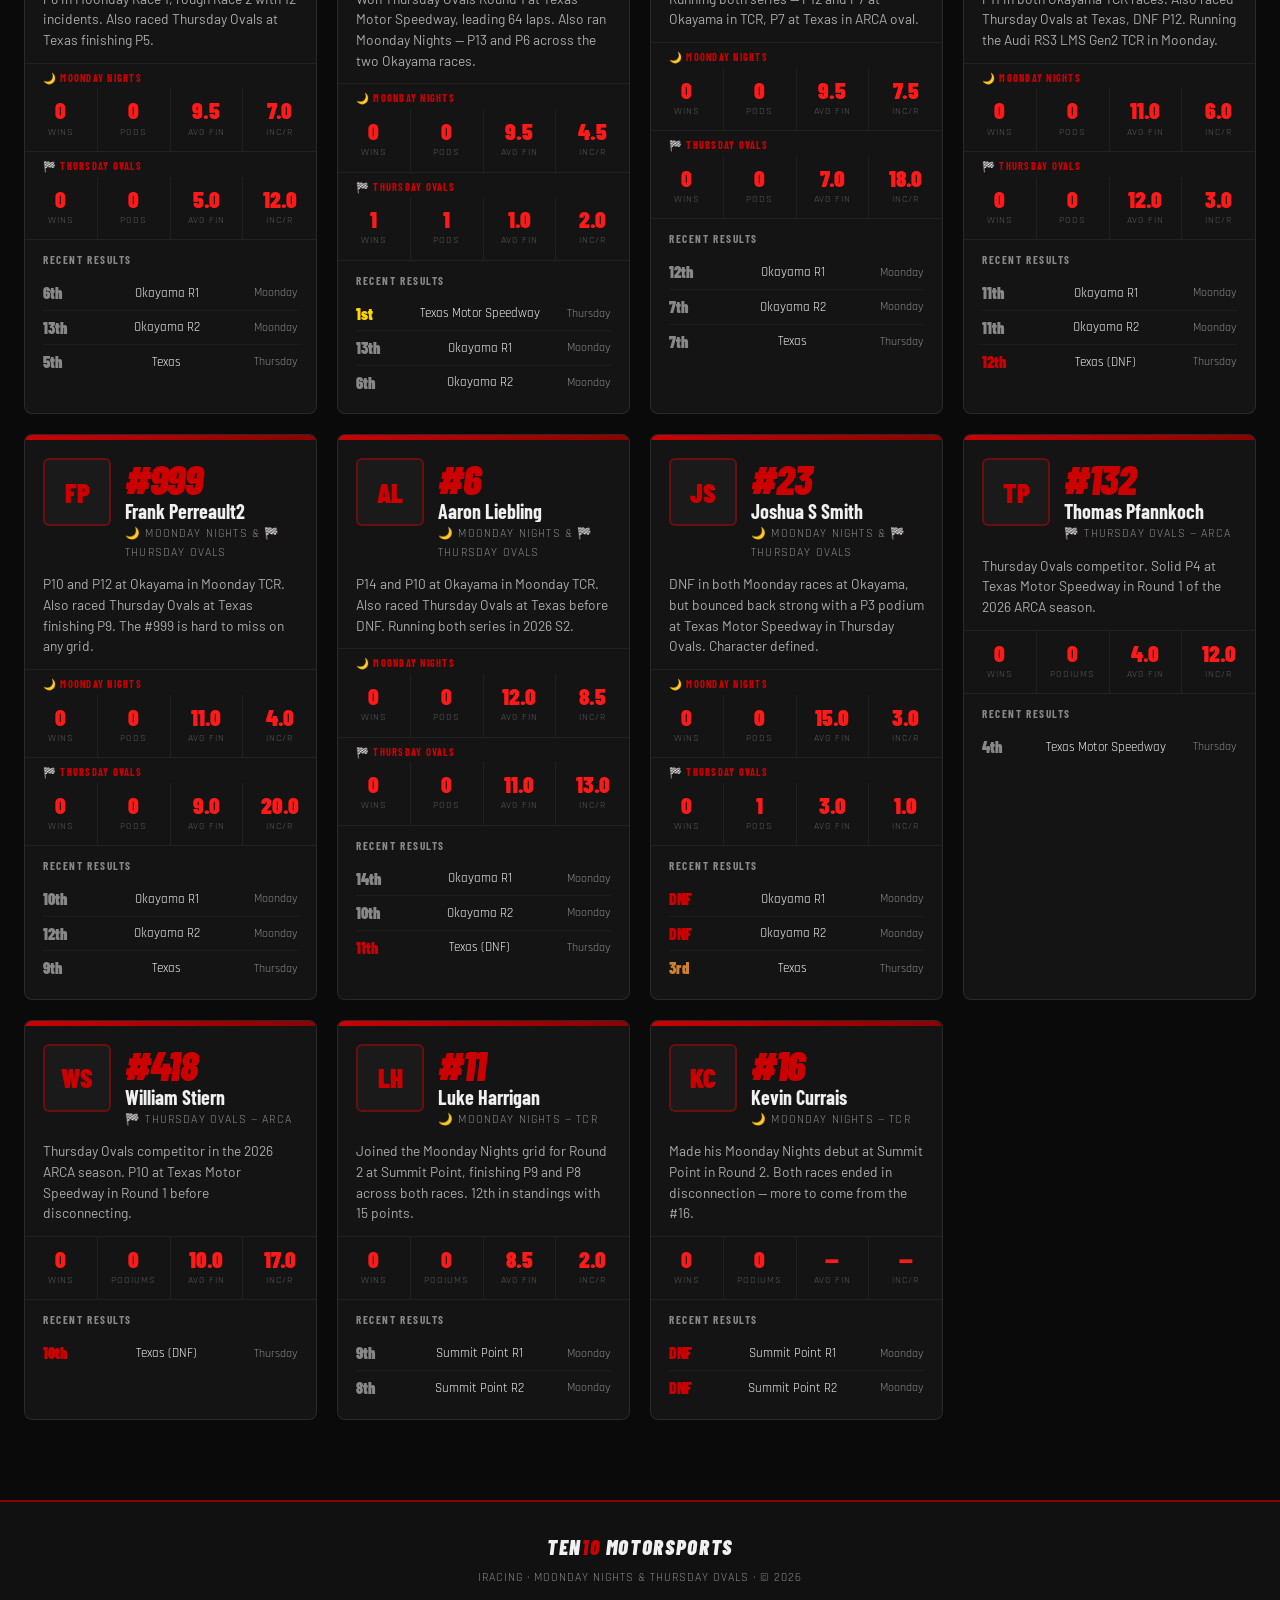
<file: drivers.html>
<!DOCTYPE html>
<html lang="en">
<head>
<meta charset="UTF-8"><meta name="viewport" content="width=device-width,initial-scale=1.0">
<title>Drivers · Ten10 Motorsports</title>
<link rel="stylesheet" href="style.css">
<style>
.drivers-grid{display:grid;grid-template-columns:repeat(auto-fill,minmax(280px,1fr));gap:20px;}
.driver-card{background:#141414;border:1px solid rgba(192,192,192,0.12);border-radius:8px;overflow:hidden;cursor:pointer;transition:border-color 0.25s,box-shadow 0.25s,transform 0.2s;position:relative;}
.driver-card:hover{border-color:rgba(204,0,0,0.55);box-shadow:0 8px 36px rgba(204,0,0,0.28);transform:translateY(-3px);}
.driver-card:hover .dc-expand-hint{opacity:1;}
.dc-banner{height:5px;background:linear-gradient(90deg,#cc0000,#8a0000);}
.dc-top{padding:18px 18px 0;display:flex;align-items:flex-start;gap:14px;}
.dc-avatar{width:68px;height:68px;border-radius:6px;object-fit:cover;border:2px solid rgba(204,0,0,0.45);flex-shrink:0;background:#1a1a1a;display:flex;align-items:center;justify-content:center;font-family:'Barlow Condensed',sans-serif;font-weight:900;font-size:1.7rem;color:#cc0000;overflow:hidden;}
.dc-avatar img{width:100%;height:100%;object-fit:cover;}
.dc-identity{flex:1;min-width:0;}
.dc-number{font-family:'Barlow Condensed',sans-serif;font-weight:900;font-style:italic;font-size:2.6rem;color:#cc0000;line-height:1;letter-spacing:-0.02em;}
.dc-name{font-family:'Barlow Condensed',sans-serif;font-weight:700;font-size:1.25rem;color:#f0f0f0;line-height:1.1;white-space:nowrap;overflow:hidden;text-overflow:ellipsis;}
.dc-series{font-family:'Rajdhani',sans-serif;font-size:0.73rem;letter-spacing:0.1em;text-transform:uppercase;color:#888;margin-top:3px;}
.dc-bio{padding:12px 18px;font-size:0.86rem;color:#aaa;line-height:1.5;border-bottom:1px solid rgba(192,192,192,0.07);}
.dc-stats{display:grid;grid-template-columns:repeat(4,1fr);border-bottom:1px solid rgba(192,192,192,0.07);}
.dc-stat{padding:11px 6px;text-align:center;border-right:1px solid rgba(192,192,192,0.07);}
.dc-stat:last-child{border-right:none;}
.dc-stat .v{font-family:'Barlow Condensed',sans-serif;font-weight:900;font-size:1.45rem;color:#ff1a1a;line-height:1;}
.dc-stat .l{font-family:'Rajdhani',sans-serif;font-size:0.6rem;letter-spacing:0.1em;text-transform:uppercase;color:#555;margin-top:2px;}
.dc-series-label{font-family:'Barlow Condensed',sans-serif;font-weight:700;font-size:0.65rem;letter-spacing:0.12em;text-transform:uppercase;color:#cc0000;padding:6px 18px 2px;}
.dc-recent{padding:11px 18px 14px;}
.dc-recent-title{font-family:'Barlow Condensed',sans-serif;font-weight:700;font-size:0.7rem;letter-spacing:0.14em;text-transform:uppercase;color:#888;margin-bottom:7px;}
.dc-recent-row{display:flex;justify-content:space-between;align-items:center;padding:4px 0;border-bottom:1px solid rgba(192,192,192,0.05);font-family:'Rajdhani',sans-serif;font-size:0.8rem;}
.dc-recent-row:last-child{border-bottom:none;}
.dc-recent-row .rpos{font-family:'Barlow Condensed',sans-serif;font-weight:900;font-size:1rem;min-width:36px;}
.dc-expand-hint{position:absolute;bottom:0;left:0;right:0;background:linear-gradient(transparent,rgba(204,0,0,0.18));padding:16px 18px 10px;font-family:'Barlow Condensed',sans-serif;font-weight:700;font-size:0.7rem;letter-spacing:0.12em;text-transform:uppercase;color:rgba(255,26,26,0.7);text-align:center;opacity:0;transition:opacity 0.2s;pointer-events:none;}
/* LIGHTBOX */
.lb-overlay{display:none;position:fixed;inset:0;z-index:2000;background:rgba(0,0,0,0.88);backdrop-filter:blur(6px);align-items:center;justify-content:center;padding:20px;animation:lb-fade-in 0.2s ease;}
.lb-overlay.open{display:flex;}
@keyframes lb-fade-in{from{opacity:0;}to{opacity:1;}}
.lb-box{background:#141414;border:1px solid rgba(204,0,0,0.4);border-radius:10px;max-width:680px;width:100%;max-height:90vh;overflow-y:auto;box-shadow:0 20px 60px rgba(0,0,0,0.7),0 0 40px rgba(204,0,0,0.2);animation:lb-slide-in 0.25s ease;position:relative;}
@keyframes lb-slide-in{from{transform:scale(0.94) translateY(12px);opacity:0;}to{transform:scale(1) translateY(0);opacity:1;}}
.lb-close{position:absolute;top:14px;right:16px;background:rgba(204,0,0,0.15);border:1px solid rgba(204,0,0,0.3);border-radius:50%;width:32px;height:32px;display:flex;align-items:center;justify-content:center;font-family:'Barlow Condensed',sans-serif;font-weight:900;font-size:1.1rem;color:#888;cursor:pointer;transition:all 0.2s;z-index:1;}
.lb-close:hover{background:rgba(204,0,0,0.35);color:#fff;}
.lb-banner{height:6px;background:linear-gradient(90deg,#cc0000,#8a0000);border-radius:10px 10px 0 0;}
.lb-header{padding:24px 24px 0;display:flex;align-items:flex-start;gap:20px;}
.lb-avatar{width:90px;height:90px;border-radius:8px;object-fit:cover;border:2px solid rgba(204,0,0,0.5);flex-shrink:0;background:#1a1a1a;display:flex;align-items:center;justify-content:center;font-family:'Barlow Condensed',sans-serif;font-weight:900;font-size:2.2rem;color:#cc0000;overflow:hidden;}
.lb-avatar img{width:100%;height:100%;object-fit:cover;}
.lb-identity{flex:1;}
.lb-number{font-family:'Barlow Condensed',sans-serif;font-weight:900;font-style:italic;font-size:3.5rem;color:#cc0000;line-height:1;letter-spacing:-0.02em;}
.lb-name{font-family:'Barlow Condensed',sans-serif;font-weight:700;font-size:1.6rem;color:#f0f0f0;line-height:1.1;}
.lb-series-tag{font-family:'Rajdhani',sans-serif;font-size:0.8rem;letter-spacing:0.1em;text-transform:uppercase;color:#888;margin-top:4px;}
.lb-bio{padding:16px 24px;font-size:0.9rem;color:#bbb;line-height:1.6;border-bottom:1px solid rgba(192,192,192,0.08);}
.lb-section{padding:16px 24px;border-bottom:1px solid rgba(192,192,192,0.08);}
.lb-section:last-child{border-bottom:none;padding-bottom:24px;}
.lb-section-title{font-family:'Barlow Condensed',sans-serif;font-weight:700;font-size:0.72rem;letter-spacing:0.16em;text-transform:uppercase;color:#cc0000;margin-bottom:12px;}
.lb-stats-grid{display:grid;grid-template-columns:repeat(4,1fr);gap:8px;}
.lb-stat{background:#1a1a1a;border:1px solid rgba(192,192,192,0.08);border-radius:5px;padding:12px 8px;text-align:center;}
.lb-stat .v{font-family:'Barlow Condensed',sans-serif;font-weight:900;font-size:1.7rem;color:#ff1a1a;line-height:1;}
.lb-stat .l{font-family:'Rajdhani',sans-serif;font-size:0.65rem;letter-spacing:0.1em;text-transform:uppercase;color:#555;margin-top:3px;}
.lb-history-table{width:100%;border-collapse:collapse;font-family:'Rajdhani',sans-serif;font-size:0.88rem;}
.lb-history-table th{font-family:'Barlow Condensed',sans-serif;font-weight:700;font-size:0.72rem;letter-spacing:0.1em;text-transform:uppercase;color:#666;padding:6px 10px;text-align:left;border-bottom:1px solid rgba(192,192,192,0.08);}
.lb-history-table td{padding:8px 10px;border-bottom:1px solid rgba(192,192,192,0.05);color:#ccc;}
.lb-history-table tr:last-child td{border-bottom:none;}
.lb-history-table .hpos{font-family:'Barlow Condensed',sans-serif;font-weight:900;font-size:1.1rem;}
.lb-fav{display:flex;gap:20px;flex-wrap:wrap;}
.lb-fav-item{font-family:'Rajdhani',sans-serif;font-size:0.85rem;color:#888;}
.lb-fav-item span{color:#c0c0c0;font-weight:600;}
.lb-series-block{margin-bottom:14px;}
.lb-series-block:last-child{margin-bottom:0;}
.lb-series-block-title{font-family:'Barlow Condensed',sans-serif;font-weight:700;font-size:0.7rem;letter-spacing:0.12em;text-transform:uppercase;color:#cc0000;margin-bottom:8px;padding-bottom:4px;border-bottom:1px solid rgba(204,0,0,0.15);}
.driver-filter{display:flex;gap:6px;margin-bottom:24px;flex-wrap:wrap;}
.filter-btn{font-family:'Barlow Condensed',sans-serif;font-weight:700;font-size:0.85rem;letter-spacing:0.07em;text-transform:uppercase;color:#888;padding:7px 18px;border-radius:20px;border:1px solid rgba(192,192,192,0.15);background:none;cursor:pointer;transition:all 0.2s;}
.filter-btn:hover{color:#f0f0f0;border-color:rgba(204,0,0,0.3);}
.filter-btn.active{background:rgba(204,0,0,0.15);color:#ff1a1a;border-color:rgba(204,0,0,0.4);}
@media(max-width:600px){.lb-stats-grid{grid-template-columns:repeat(2,1fr);}.lb-header{flex-direction:column;align-items:center;text-align:center;}.lb-fav{flex-direction:column;gap:8px;}}
</style>
</head>
<body data-page="drivers">
<script src="nav.js"></script>
<div class="page-wrap">
  <div class="page-header">
    <h1>The <span>Drivers</span></h1>
    <p>Ten10 Motorsports — Full iRacing Roster · Click any card for full profile</p>
  </div>
  <div class="driver-filter">
    <button class="filter-btn active" onclick="filterDrivers('all',this)">All Drivers</button>
    <button class="filter-btn" onclick="filterDrivers('moonday',this)">🌙 Moonday Nights</button>
    <button class="filter-btn" onclick="filterDrivers('thursday',this)">🏁 Thursday Ovals</button>
  </div>
  <div class="drivers-grid" id="driversGrid"></div>
</div>

<div class="lb-overlay" id="lbOverlay" onclick="closeLB(event)">
  <div class="lb-box" id="lbBox">
    <div class="lb-banner"></div>
    <button class="lb-close" onclick="closeLightbox()">✕</button>
    <div id="lbContent"></div>
  </div>
</div>

<footer>
  <div class="footer-logo">TEN<span>10</span> MOTORSPORTS</div>
  <p>iRacing · Moonday Nights &amp; Thursday Ovals · &copy; <span class="yr"></span></p>
</footer>

<script>
// ================================================================
// DRIVER ROSTER — Edit stats here after each race night
// series: "moonday" | "thursday" | "both"
// For "both" drivers: use statsMoonday and statsThursday objects
// For single-series: use stats object
// photo: "images/filename.jpg" or "" for initials fallback
// ================================================================
const DRIVERS = [

  // ── MOONDAY NIGHTS TCR ──
  { name:"Ryan Rider", number:"#18", initials:"RR", photo:"", series:"moonday",
    bio:"Leading the 2026 Season 2 Moonday standings after Round 1 with 52 aggregate points. P2 in both Okayama races — incredibly consistent night.",
    stats:{wins:0,podiums:2,avgFinish:"2.0",incPR:"3.0"},
    recent:[{pos:"2nd",track:"Okayama R1",series:"Moonday",posColor:"#c0c0c0"},{pos:"2nd",track:"Okayama R2",series:"Moonday",posColor:"#c0c0c0"}],
    fav:{car:"Hyundai Elantra N TCR",track:"Okayama International Circuit"} },

  { name:"Byron Forest II", number:"#824", initials:"BF", photo:"", series:"moonday",
    bio:"Won Race 2 at Okayama — led 12 laps en route to victory with zero incidents. 2nd in Moonday standings at 44 aggregate points and 50% win rate.",
    stats:{wins:1,podiums:1,avgFinish:"3.0",incPR:"1.0"},
    recent:[{pos:"5th",track:"Okayama R1",series:"Moonday",posColor:"#888"},{pos:"1st",track:"Okayama R2",series:"Moonday",posColor:"#ffd700"}],
    fav:{car:"Hyundai Elantra N TCR",track:"Okayama International Circuit"} },

  { name:"Wadih Maalouf", number:"#72", initials:"WM", photo:"", series:"moonday",
    bio:"Strong opener — P3 in Race 1 with 8 laps led, P5 in Race 2. 3rd in Moonday standings with 35 points.",
    stats:{wins:0,podiums:1,avgFinish:"4.0",incPR:"2.0"},
    recent:[{pos:"3rd",track:"Okayama R1",series:"Moonday",posColor:"#cd7f32"},{pos:"5th",track:"Okayama R2",series:"Moonday",posColor:"#888"}],
    fav:{car:"Hyundai Elantra N TCR",track:"Okayama International Circuit"} },

  { name:"John Agudelo", number:"#48", initials:"JA", photo:"", series:"both",
    bio:"Won Race 1 at Okayama in TCR with 3 laps led. Also races Thursday Ovals — led 29 laps at Texas before disconnecting. True two-series competitor.",
    statsMoonday:{wins:1,podiums:1,avgFinish:"7.5",incPR:"4.0"},
    statsThursday:{wins:0,podiums:0,avgFinish:"8.0",incPR:"8.0"},
    recent:[{pos:"1st",track:"Okayama R1",series:"Moonday",posColor:"#ffd700"},{pos:"DNF",track:"Okayama R2",series:"Moonday",posColor:"#cc0000"},{pos:"8th",track:"Texas (DNF)",series:"Thursday",posColor:"#cc0000"}],
    fav:{car:"Honda Civic Type R TCR",track:"Okayama International Circuit"} },

  { name:"Jake Harrigan", number:"#11", initials:"JH", photo:"", series:"both",
    bio:"Went from P9 in Race 1 to P3 in Race 2 at Okayama. Also finished P6 at Texas Motor Speedway in Thursday Ovals.",
    statsMoonday:{wins:0,podiums:1,avgFinish:"6.0",incPR:"5.5"},
    statsThursday:{wins:0,podiums:0,avgFinish:"6.0",incPR:"6.0"},
    recent:[{pos:"9th",track:"Okayama R1",series:"Moonday",posColor:"#888"},{pos:"3rd",track:"Okayama R2",series:"Moonday",posColor:"#cd7f32"},{pos:"6th",track:"Texas",series:"Thursday",posColor:"#888"}],
    fav:{car:"Hyundai Elantra N TCR",track:"TBD"} },

  { name:"Anthony Orr2", number:"#77", initials:"AO", photo:"", series:"moonday",
    bio:"Zero incidents in Race 2 — cleanest run of the night. P8 and P4 across both Okayama races. 6th in Moonday standings with 25 points.",
    stats:{wins:0,podiums:0,avgFinish:"6.0",incPR:"0.0"},
    recent:[{pos:"8th",track:"Okayama R1",series:"Moonday",posColor:"#888"},{pos:"4th",track:"Okayama R2",series:"Moonday",posColor:"#888"}],
    fav:{car:"Hyundai Veloster N TCR",track:"TBD"} },

  { name:"Kevin Corea", number:"#13", initials:"KC", photo:"", series:"moonday",
    bio:"P4 in Race 1 with a fast lap of 1:35.968. Dropped to P9 in Race 2. 7th in Moonday standings with 24 points.",
    stats:{wins:0,podiums:0,avgFinish:"6.5",incPR:"3.5"},
    recent:[{pos:"4th",track:"Okayama R1",series:"Moonday",posColor:"#888"},{pos:"9th",track:"Okayama R2",series:"Moonday",posColor:"#888"}],
    fav:{car:"Honda Civic Type R TCR",track:"TBD"} },

  { name:"Connor Menard", number:"#5", initials:"CM", photo:"", series:"moonday",
    bio:"Consistent P7 and P8 across both Okayama races. 8th in Moonday standings with 17 aggregate points.",
    stats:{wins:0,podiums:0,avgFinish:"7.5",incPR:"3.0"},
    recent:[{pos:"7th",track:"Okayama R1",series:"Moonday",posColor:"#888"},{pos:"8th",track:"Okayama R2",series:"Moonday",posColor:"#888"}],
    fav:{car:"Honda Civic Type R TCR",track:"TBD"} },

  { name:"Phillip Poole", number:"#46", initials:"PP", photo:"", series:"both",
    bio:"P6 in Moonday Race 1, rough Race 2 with 12 incidents. Also raced Thursday Ovals at Texas finishing P5.",
    statsMoonday:{wins:0,podiums:0,avgFinish:"9.5",incPR:"7.0"},
    statsThursday:{wins:0,podiums:0,avgFinish:"5.0",incPR:"12.0"},
    recent:[{pos:"6th",track:"Okayama R1",series:"Moonday",posColor:"#888"},{pos:"13th",track:"Okayama R2",series:"Moonday",posColor:"#888"},{pos:"5th",track:"Texas",series:"Thursday",posColor:"#888"}],
    fav:{car:"Hyundai Elantra N TCR",track:"TBD"} },

  { name:"Dylan Foster9", number:"#88", initials:"DF", photo:"", series:"both",
    bio:"Won Thursday Ovals Round 1 at Texas Motor Speedway, leading 64 laps. Also ran Moonday Nights — P13 and P6 across the two Okayama races.",
    statsMoonday:{wins:0,podiums:0,avgFinish:"9.5",incPR:"4.5"},
    statsThursday:{wins:1,podiums:1,avgFinish:"1.0",incPR:"2.0"},
    recent:[{pos:"1st",track:"Texas Motor Speedway",series:"Thursday",posColor:"#ffd700"},{pos:"13th",track:"Okayama R1",series:"Moonday",posColor:"#888"},{pos:"6th",track:"Okayama R2",series:"Moonday",posColor:"#888"}],
    fav:{car:"ARCA Toyota Camry",track:"Texas Motor Speedway"} },

  { name:"Matt Bond6", number:"#19", initials:"MB", photo:"", series:"both",
    bio:"Running both series — P12 and P7 at Okayama in TCR, P7 at Texas in ARCA oval.",
    statsMoonday:{wins:0,podiums:0,avgFinish:"9.5",incPR:"7.5"},
    statsThursday:{wins:0,podiums:0,avgFinish:"7.0",incPR:"18.0"},
    recent:[{pos:"12th",track:"Okayama R1",series:"Moonday",posColor:"#888"},{pos:"7th",track:"Okayama R2",series:"Moonday",posColor:"#888"},{pos:"7th",track:"Texas",series:"Thursday",posColor:"#888"}],
    fav:{car:"Audi RS3 LMS Gen2 TCR",track:"TBD"} },

  { name:"Ryan Nixon", number:"#12", initials:"RN", photo:"", series:"both",
    bio:"P11 in both Okayama TCR races. Also raced Thursday Ovals at Texas, DNF P12. Running the Audi RS3 LMS Gen2 TCR in Moonday.",
    statsMoonday:{wins:0,podiums:0,avgFinish:"11.0",incPR:"6.0"},
    statsThursday:{wins:0,podiums:0,avgFinish:"12.0",incPR:"3.0"},
    recent:[{pos:"11th",track:"Okayama R1",series:"Moonday",posColor:"#888"},{pos:"11th",track:"Okayama R2",series:"Moonday",posColor:"#888"},{pos:"12th",track:"Texas (DNF)",series:"Thursday",posColor:"#cc0000"}],
    fav:{car:"Audi RS3 LMS Gen2 TCR",track:"TBD"} },

  { name:"Frank Perreault2", number:"#999", initials:"FP", photo:"", series:"both",
    bio:"P10 and P12 at Okayama in Moonday TCR. Also raced Thursday Ovals at Texas finishing P9. The #999 is hard to miss on any grid.",
    statsMoonday:{wins:0,podiums:0,avgFinish:"11.0",incPR:"4.0"},
    statsThursday:{wins:0,podiums:0,avgFinish:"9.0",incPR:"20.0"},
    recent:[{pos:"10th",track:"Okayama R1",series:"Moonday",posColor:"#888"},{pos:"12th",track:"Okayama R2",series:"Moonday",posColor:"#888"},{pos:"9th",track:"Texas",series:"Thursday",posColor:"#888"}],
    fav:{car:"Hyundai Veloster N TCR",track:"TBD"} },

  { name:"Aaron Liebling", number:"#6", initials:"AL", photo:"", series:"both",
    bio:"P14 and P10 at Okayama in Moonday TCR. Also raced Thursday Ovals at Texas before DNF. Running both series in 2026 S2.",
    statsMoonday:{wins:0,podiums:0,avgFinish:"12.0",incPR:"8.5"},
    statsThursday:{wins:0,podiums:0,avgFinish:"11.0",incPR:"13.0"},
    recent:[{pos:"14th",track:"Okayama R1",series:"Moonday",posColor:"#888"},{pos:"10th",track:"Okayama R2",series:"Moonday",posColor:"#888"},{pos:"11th",track:"Texas (DNF)",series:"Thursday",posColor:"#cc0000"}],
    fav:{car:"Honda Civic Type R TCR",track:"TBD"} },

  { name:"Joshua S Smith", number:"#23", initials:"JS", photo:"", series:"both",
    bio:"DNF in both Moonday races at Okayama, but bounced back strong with a P3 podium at Texas Motor Speedway in Thursday Ovals. Character defined.",
    statsMoonday:{wins:0,podiums:0,avgFinish:"15.0",incPR:"3.0"},
    statsThursday:{wins:0,podiums:1,avgFinish:"3.0",incPR:"1.0"},
    recent:[{pos:"DNF",track:"Okayama R1",series:"Moonday",posColor:"#cc0000"},{pos:"DNF",track:"Okayama R2",series:"Moonday",posColor:"#cc0000"},{pos:"3rd",track:"Texas",series:"Thursday",posColor:"#cd7f32"}],
    fav:{car:"ARCA Toyota Camry",track:"Texas Motor Speedway"} },

  // ── THURSDAY OVALS ONLY ──
  { name:"Thomas Pfannkoch", number:"#132", initials:"TP", photo:"", series:"thursday",
    bio:"Thursday Ovals competitor. Solid P4 at Texas Motor Speedway in Round 1 of the 2026 ARCA season.",
    stats:{wins:0,podiums:0,avgFinish:"4.0",incPR:"12.0"},
    recent:[{pos:"4th",track:"Texas Motor Speedway",series:"Thursday",posColor:"#888"}],
    fav:{car:"ARCA Ford Mustang",track:"Texas Motor Speedway"} },

  { name:"William Stiern", number:"#418", initials:"WS", photo:"", series:"thursday",
    bio:"Thursday Ovals competitor in the 2026 ARCA season. P10 at Texas Motor Speedway in Round 1 before disconnecting.",
    stats:{wins:0,podiums:0,avgFinish:"10.0",incPR:"17.0"},
    recent:[{pos:"10th",track:"Texas (DNF)",series:"Thursday",posColor:"#cc0000"}],
    fav:{car:"ARCA Toyota Camry",track:"TBD"} },


  { name:"Luke Harrigan",    number:"#11",  initials:"LH", photo:"", series:"moonday",
    bio:"Joined the Moonday Nights grid for Round 2 at Summit Point, finishing P9 and P8 across both races. 12th in standings with 15 points.",
    stats:{wins:0,podiums:0,avgFinish:"8.5",incPR:"2.0"},
    recent:[{pos:"9th",track:"Summit Point R1",series:"Moonday",posColor:"#888"},{pos:"8th",track:"Summit Point R2",series:"Moonday",posColor:"#888"}],
    fav:{car:"Hyundai Elantra N TCR",track:"TBD"} },

  { name:"Kevin Currais",    number:"#16",  initials:"KC", photo:"", series:"moonday",
    bio:"Made his Moonday Nights debut at Summit Point in Round 2. Both races ended in disconnection — more to come from the #16.",
    stats:{wins:0,podiums:0,avgFinish:"—",incPR:"—"},
    recent:[{pos:"DNF",track:"Summit Point R1",series:"Moonday",posColor:"#cc0000"},{pos:"DNF",track:"Summit Point R2",series:"Moonday",posColor:"#cc0000"}],
    fav:{car:"Honda Civic Type R TCR",track:"TBD"} },

  // ---- ADD MORE DRIVERS ABOVE THIS LINE ----
];

// ── HELPERS ──
function buildAvatar(d, size) {
  const cls = size==='lb' ? 'lb-avatar' : 'dc-avatar';
  if (d.photo) return `<div class="${cls}"><img src="${d.photo}" alt="${d.name}" onerror="this.parentElement.textContent='${d.initials}'"></div>`;
  return `<div class="${cls}">${d.initials}</div>`;
}

function seriesLabel(s) {
  if (s==='moonday') return '🌙 Moonday Nights — TCR';
  if (s==='thursday') return '🏁 Thursday Ovals — ARCA';
  return '🌙 Moonday Nights &amp; 🏁 Thursday Ovals';
}

function posColor(pos) {
  if (pos==='1st') return '#ffd700';
  if (pos==='2nd') return '#c0c0c0';
  if (pos==='3rd') return '#cd7f32';
  if (pos==='DNF') return '#cc0000';
  return '#888';
}

function buildStats(d) {
  if (d.series === 'both') {
    const mn = d.statsMoonday || {};
    const th = d.statsThursday || {};
    return `
      <div class="dc-series-label">🌙 Moonday Nights</div>
      <div class="dc-stats">
        <div class="dc-stat"><div class="v">${mn.wins||0}</div><div class="l">Wins</div></div>
        <div class="dc-stat"><div class="v">${mn.podiums||0}</div><div class="l">Pods</div></div>
        <div class="dc-stat"><div class="v">${mn.avgFinish||'—'}</div><div class="l">Avg Fin</div></div>
        <div class="dc-stat"><div class="v">${mn.incPR||'—'}</div><div class="l">Inc/R</div></div>
      </div>
      <div class="dc-series-label">🏁 Thursday Ovals</div>
      <div class="dc-stats">
        <div class="dc-stat"><div class="v">${th.wins||0}</div><div class="l">Wins</div></div>
        <div class="dc-stat"><div class="v">${th.podiums||0}</div><div class="l">Pods</div></div>
        <div class="dc-stat"><div class="v">${th.avgFinish||'—'}</div><div class="l">Avg Fin</div></div>
        <div class="dc-stat"><div class="v">${th.incPR||'—'}</div><div class="l">Inc/R</div></div>
      </div>`;
  }
  const s = d.stats || {};
  return `<div class="dc-stats">
    <div class="dc-stat"><div class="v">${s.wins||0}</div><div class="l">Wins</div></div>
    <div class="dc-stat"><div class="v">${s.podiums||0}</div><div class="l">Podiums</div></div>
    <div class="dc-stat"><div class="v">${s.avgFinish||'—'}</div><div class="l">Avg Fin</div></div>
    <div class="dc-stat"><div class="v">${s.incPR||'—'}</div><div class="l">Inc/R</div></div>
  </div>`;
}

function buildLbStats(d) {
  if (d.series === 'both') {
    const mn = d.statsMoonday || {};
    const th = d.statsThursday || {};
    return `
      <div class="lb-series-block">
        <div class="lb-series-block-title">🌙 Moonday Nights — TCR</div>
        <div class="lb-stats-grid">
          <div class="lb-stat"><div class="v">${mn.wins||0}</div><div class="l">Wins</div></div>
          <div class="lb-stat"><div class="v">${mn.podiums||0}</div><div class="l">Podiums</div></div>
          <div class="lb-stat"><div class="v">${mn.avgFinish||'—'}</div><div class="l">Avg Finish</div></div>
          <div class="lb-stat"><div class="v">${mn.incPR||'—'}</div><div class="l">Inc / Race</div></div>
        </div>
      </div>
      <div class="lb-series-block">
        <div class="lb-series-block-title">🏁 Thursday Ovals — ARCA</div>
        <div class="lb-stats-grid">
          <div class="lb-stat"><div class="v">${th.wins||0}</div><div class="l">Wins</div></div>
          <div class="lb-stat"><div class="v">${th.podiums||0}</div><div class="l">Podiums</div></div>
          <div class="lb-stat"><div class="v">${th.avgFinish||'—'}</div><div class="l">Avg Finish</div></div>
          <div class="lb-stat"><div class="v">${th.incPR||'—'}</div><div class="l">Inc / Race</div></div>
        </div>
      </div>`;
  }
  const s = d.stats || {};
  return `<div class="lb-stats-grid">
    <div class="lb-stat"><div class="v">${s.wins||0}</div><div class="l">Wins</div></div>
    <div class="lb-stat"><div class="v">${s.podiums||0}</div><div class="l">Podiums</div></div>
    <div class="lb-stat"><div class="v">${s.avgFinish||'—'}</div><div class="l">Avg Finish</div></div>
    <div class="lb-stat"><div class="v">${s.incPR||'—'}</div><div class="l">Inc / Race</div></div>
  </div>`;
}

function renderCards(filter) {
  const grid = document.getElementById('driversGrid');
  const list = filter==='all' ? DRIVERS : DRIVERS.filter(d=>d.series===filter||d.series==='both');
  if (!list.length) { grid.innerHTML=`<div style="grid-column:1/-1;text-align:center;padding:60px;color:#555;font-family:'Rajdhani',sans-serif;letter-spacing:0.1em;text-transform:uppercase;">No drivers in this series yet</div>`; return; }
  grid.innerHTML = list.map(d => `
    <div class="driver-card" onclick="openLightbox(${DRIVERS.indexOf(d)})">
      <div class="dc-banner"></div>
      <div class="dc-top">
        ${buildAvatar(d,'card')}
        <div class="dc-identity">
          <div class="dc-number">${d.number}</div>
          <div class="dc-name">${d.name}</div>
          <div class="dc-series">${seriesLabel(d.series)}</div>
        </div>
      </div>
      <div class="dc-bio">${d.bio}</div>
      ${buildStats(d)}
      <div class="dc-recent">
        <div class="dc-recent-title">Recent Results</div>
        ${d.recent.map(r=>`<div class="dc-recent-row"><span class="rpos" style="color:${r.posColor||posColor(r.pos)}">${r.pos}</span><span>${r.track}</span><span style="color:#888;font-size:0.75rem;">${r.series}</span></div>`).join('')}
      </div>
      <div class="dc-expand-hint">▲ Click to expand full profile</div>
    </div>`).join('');
}

function openLightbox(idx) {
  const d = DRIVERS[idx];
  document.getElementById('lbContent').innerHTML = `
    <div class="lb-header">
      ${buildAvatar(d,'lb')}
      <div class="lb-identity">
        <div class="lb-number">${d.number}</div>
        <div class="lb-name">${d.name}</div>
        <div class="lb-series-tag">${seriesLabel(d.series)}</div>
      </div>
    </div>
    <div class="lb-bio">${d.bio}</div>
    <div class="lb-section">
      <div class="lb-section-title">2026 Season 2 Stats</div>
      ${buildLbStats(d)}
    </div>
    <div class="lb-section">
      <div class="lb-section-title">Recent Race History</div>
      <table class="lb-history-table">
        <thead><tr><th>Pos</th><th>Track</th><th>Series</th></tr></thead>
        <tbody>${d.recent.map(r=>`<tr><td class="hpos" style="color:${r.posColor||posColor(r.pos)}">${r.pos}</td><td>${r.track}</td><td style="color:#888;">${r.series}</td></tr>`).join('')}</tbody>
      </table>
    </div>
    ${d.fav?`<div class="lb-section"><div class="lb-section-title">Driver Favorites</div><div class="lb-fav"><div class="lb-fav-item">🚗 Car: <span>${d.fav.car}</span></div><div class="lb-fav-item">🏁 Track: <span>${d.fav.track}</span></div></div></div>`:''}`;
  document.getElementById('lbOverlay').classList.add('open');
  document.body.style.overflow='hidden';
}

function closeLightbox() { document.getElementById('lbOverlay').classList.remove('open'); document.body.style.overflow=''; }
function closeLB(e) { if(e.target===document.getElementById('lbOverlay')) closeLightbox(); }
document.addEventListener('keydown',e=>{if(e.key==='Escape')closeLightbox();});
function filterDrivers(f,btn){document.querySelectorAll('.filter-btn').forEach(b=>b.classList.remove('active'));btn.classList.add('active');renderCards(f);}

renderCards('all');
</script>
<script>document.querySelectorAll(".yr").forEach(function(e){e.textContent=new Date().getFullYear();});</script>
</body>
</html>
</file>
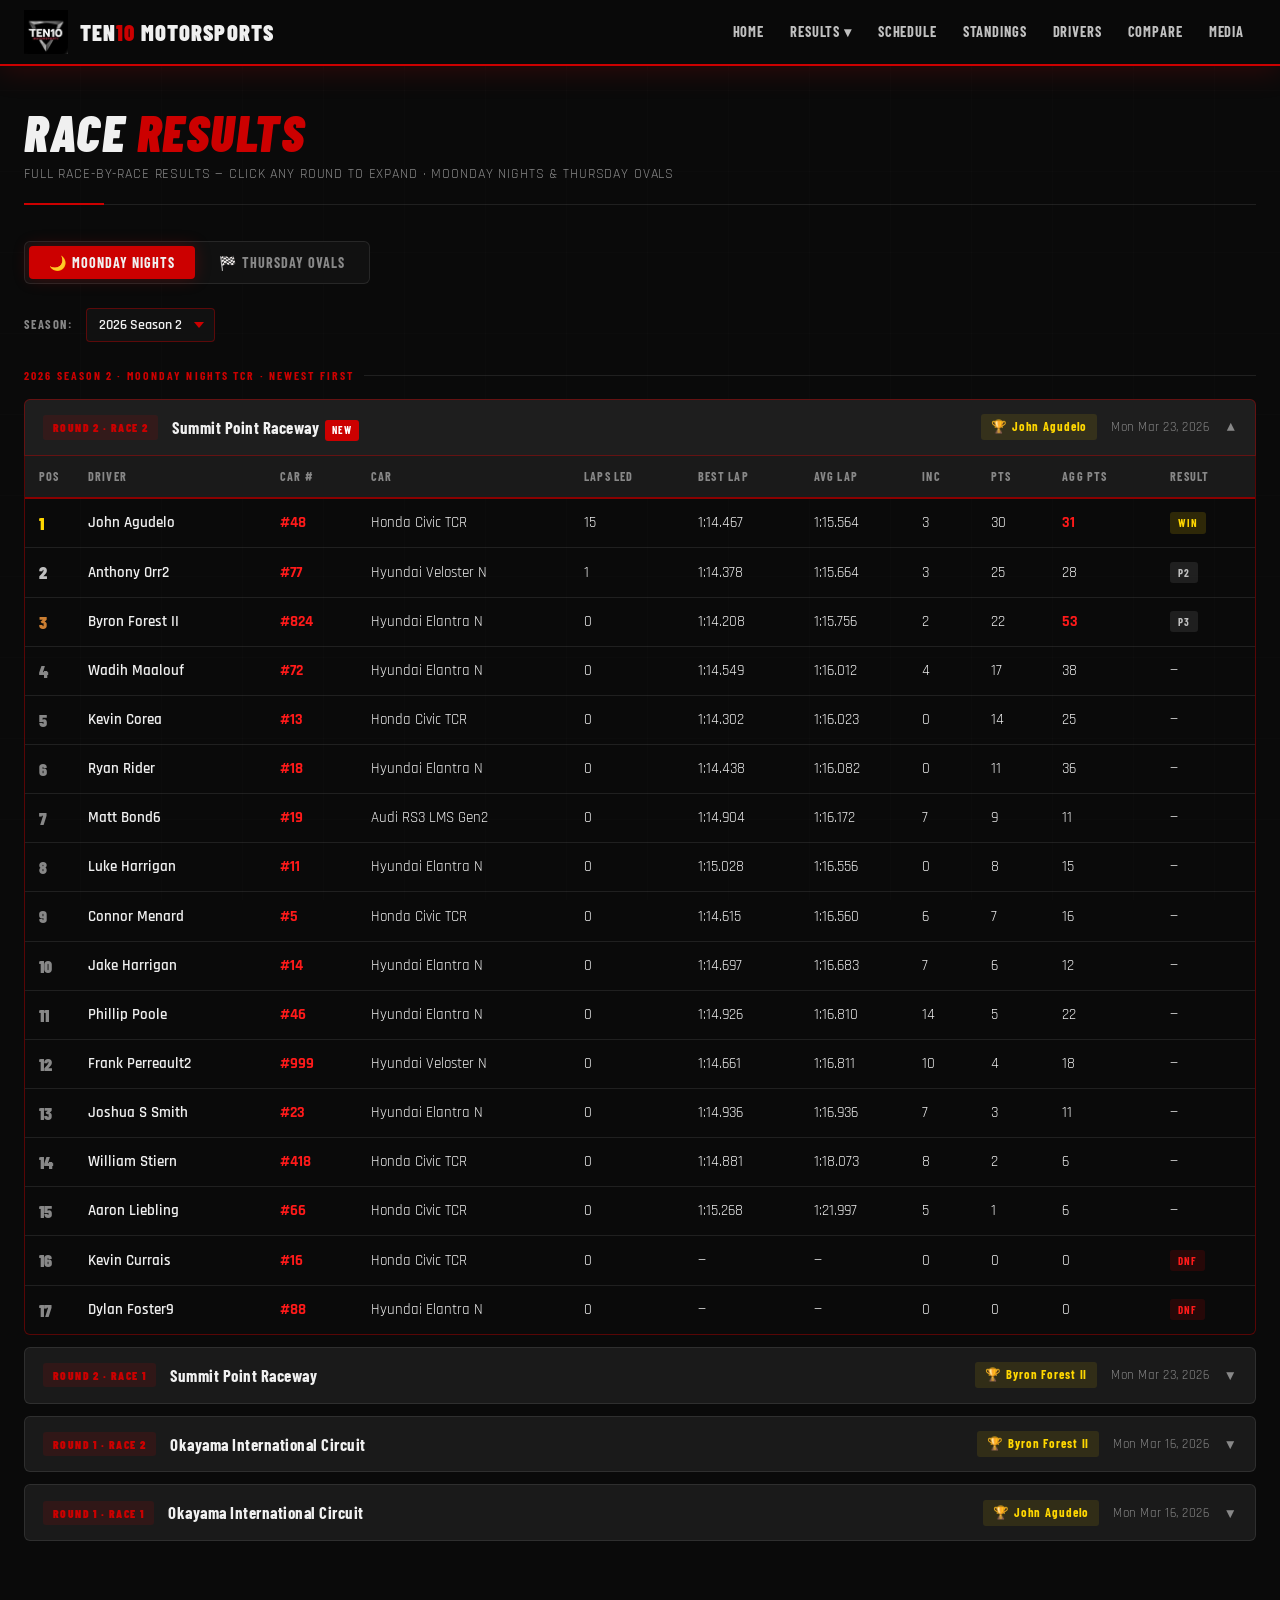
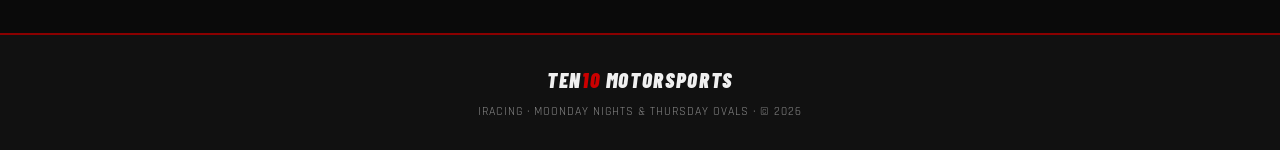
<file: results.html>
<!DOCTYPE html>
<html lang="en">
<head>
<meta charset="UTF-8"><meta name="viewport" content="width=device-width,initial-scale=1.0">
<title>Race Results · Ten10 Motorsports</title>
<link rel="stylesheet" href="style.css">
<style>
/* Accordion race cards */
.race-accordion{margin-bottom:12px;}
.race-accordion-header{
  display:flex;align-items:center;justify-content:space-between;
  background:var(--black-light);border:1px solid var(--border);border-radius:6px;
  padding:14px 18px;cursor:pointer;
  transition:border-color 0.2s,background 0.2s;
  user-select:none;
}
.race-accordion-header:hover{border-color:var(--border-red);background:#1e1e1e;}
.race-accordion-header.open{border-color:var(--border-red);border-bottom-left-radius:0;border-bottom-right-radius:0;background:#1e1e1e;}
.rah-left{display:flex;align-items:center;gap:14px;}
.rah-round{font-family:var(--font-display);font-weight:900;font-size:0.72rem;letter-spacing:0.12em;text-transform:uppercase;color:var(--red);background:rgba(204,0,0,0.12);padding:3px 10px;border-radius:3px;white-space:nowrap;}
.rah-title{font-family:var(--font-display);font-weight:700;font-size:1.05rem;color:var(--white);letter-spacing:0.03em;}
.rah-right{display:flex;align-items:center;gap:14px;}
.rah-date{font-family:var(--font-data);font-size:0.8rem;color:var(--silver-dim);letter-spacing:0.04em;white-space:nowrap;}
.rah-winner{font-family:var(--font-display);font-weight:700;font-size:0.78rem;letter-spacing:0.07em;color:#ffd700;background:rgba(255,215,0,0.1);padding:3px 10px;border-radius:3px;white-space:nowrap;}
.rah-chevron{color:var(--silver-dim);font-size:0.85rem;transition:transform 0.2s;flex-shrink:0;}
.race-accordion-header.open .rah-chevron{transform:rotate(180deg);}
.race-accordion-body{
  display:none;
  border:1px solid var(--border-red);border-top:none;
  border-bottom-left-radius:6px;border-bottom-right-radius:6px;
  overflow:hidden;
}
.race-accordion-body.open{display:block;}
/* NEW badge */
.badge-new{display:inline-flex;align-items:center;font-family:var(--font-display);font-weight:700;font-size:0.65rem;letter-spacing:0.1em;text-transform:uppercase;color:#fff;background:var(--red);padding:2px 7px;border-radius:3px;margin-left:6px;animation:pulse-new 2s infinite;}
@keyframes pulse-new{0%,100%{opacity:1;}50%{opacity:0.6;}}
@media(max-width:600px){.rah-date,.rah-winner{display:none;}.rah-left{flex-wrap:wrap;gap:8px;}}
</style>
</head>
<body data-page="results">
<script src="nav.js"></script>
<div class="page-wrap">
  <div class="page-header">
    <h1>Race <span>Results</span></h1>
    <p>Full race-by-race results — click any round to expand · Moonday Nights &amp; Thursday Ovals</p>
  </div>

  <div class="series-tabs">
    <button class="series-tab active" onclick="switchSeries('moonday',this)">🌙 Moonday Nights</button>
    <button class="series-tab" onclick="switchSeries('thursday',this)">🏁 Thursday Ovals</button>
  </div>

  <div class="season-bar">
    <label>Season:</label>
    <select class="season-select" id="seasonSelect"><option value="2026s2">2026 Season 2</option></select>
  </div>

  <!-- ====================================================
       MOONDAY NIGHTS — newest first, accordion
  ==================================================== -->
  <div id="series-moonday">
    <div class="section-label">2026 Season 2 · Moonday Nights TCR · Newest First</div>

    <!-- ROUND 2 · RACE 2 — newest -->
    <div class="race-accordion">
      <div class="race-accordion-header open" onclick="toggleAcc(this)">
        <div class="rah-left">
          <span class="rah-round">Round 2 · Race 2</span>
          <span class="rah-title">Summit Point Raceway<span class="badge-new">NEW</span></span>
        </div>
        <div class="rah-right">
          <span class="rah-winner">🏆 John Agudelo</span>
          <span class="rah-date">Mon Mar 23, 2026</span>
          <span class="rah-chevron">▼</span>
        </div>
      </div>
      <div class="race-accordion-body open">
        <div class="table-wrap" style="border:none;border-radius:0;box-shadow:none;">
          <table>
            <thead><tr><th>Pos</th><th>Driver</th><th>Car #</th><th>Car</th><th>Laps Led</th><th>Best Lap</th><th>Avg Lap</th><th>Inc</th><th>Pts</th><th>Agg Pts</th><th>Result</th></tr></thead>
            <tbody>
              <tr><td class="td-pos pos-1">1</td><td class="td-driver">John Agudelo</td><td class="td-highlight">#48</td><td>Honda Civic TCR</td><td>15</td><td>1:14.467</td><td>1:15.564</td><td>3</td><td>30</td><td class="td-highlight">31</td><td><span class="badge badge-win">WIN</span></td></tr>
              <tr><td class="td-pos pos-2">2</td><td class="td-driver">Anthony Orr2</td><td class="td-highlight">#77</td><td>Hyundai Veloster N</td><td>1</td><td>1:14.378</td><td>1:15.664</td><td>3</td><td>25</td><td>28</td><td><span class="badge badge-pod">P2</span></td></tr>
              <tr><td class="td-pos pos-3">3</td><td class="td-driver">Byron Forest II</td><td class="td-highlight">#824</td><td>Hyundai Elantra N</td><td>0</td><td>1:14.208</td><td>1:15.756</td><td>2</td><td>22</td><td class="td-highlight">53</td><td><span class="badge badge-pod">P3</span></td></tr>
              <tr><td class="td-pos">4</td><td class="td-driver">Wadih Maalouf</td><td class="td-highlight">#72</td><td>Hyundai Elantra N</td><td>0</td><td>1:14.549</td><td>1:16.012</td><td>4</td><td>17</td><td>38</td><td>—</td></tr>
              <tr><td class="td-pos">5</td><td class="td-driver">Kevin Corea</td><td class="td-highlight">#13</td><td>Honda Civic TCR</td><td>0</td><td>1:14.302</td><td>1:16.023</td><td>0</td><td>14</td><td>25</td><td>—</td></tr>
              <tr><td class="td-pos">6</td><td class="td-driver">Ryan Rider</td><td class="td-highlight">#18</td><td>Hyundai Elantra N</td><td>0</td><td>1:14.438</td><td>1:16.082</td><td>0</td><td>11</td><td>36</td><td>—</td></tr>
              <tr><td class="td-pos">7</td><td class="td-driver">Matt Bond6</td><td class="td-highlight">#19</td><td>Audi RS3 LMS Gen2</td><td>0</td><td>1:14.904</td><td>1:16.172</td><td>7</td><td>9</td><td>11</td><td>—</td></tr>
              <tr><td class="td-pos">8</td><td class="td-driver">Luke Harrigan</td><td class="td-highlight">#11</td><td>Hyundai Elantra N</td><td>0</td><td>1:15.028</td><td>1:16.556</td><td>0</td><td>8</td><td>15</td><td>—</td></tr>
              <tr><td class="td-pos">9</td><td class="td-driver">Connor Menard</td><td class="td-highlight">#5</td><td>Honda Civic TCR</td><td>0</td><td>1:14.615</td><td>1:16.560</td><td>6</td><td>7</td><td>16</td><td>—</td></tr>
              <tr><td class="td-pos">10</td><td class="td-driver">Jake Harrigan</td><td class="td-highlight">#14</td><td>Hyundai Elantra N</td><td>0</td><td>1:14.697</td><td>1:16.683</td><td>7</td><td>6</td><td>12</td><td>—</td></tr>
              <tr><td class="td-pos">11</td><td class="td-driver">Phillip Poole</td><td class="td-highlight">#46</td><td>Hyundai Elantra N</td><td>0</td><td>1:14.926</td><td>1:16.810</td><td>14</td><td>5</td><td>22</td><td>—</td></tr>
              <tr><td class="td-pos">12</td><td class="td-driver">Frank Perreault2</td><td class="td-highlight">#999</td><td>Hyundai Veloster N</td><td>0</td><td>1:14.661</td><td>1:16.811</td><td>10</td><td>4</td><td>18</td><td>—</td></tr>
              <tr><td class="td-pos">13</td><td class="td-driver">Joshua S Smith</td><td class="td-highlight">#23</td><td>Hyundai Elantra N</td><td>0</td><td>1:14.936</td><td>1:16.936</td><td>7</td><td>3</td><td>11</td><td>—</td></tr>
              <tr><td class="td-pos">14</td><td class="td-driver">William Stiern</td><td class="td-highlight">#418</td><td>Honda Civic TCR</td><td>0</td><td>1:14.881</td><td>1:18.073</td><td>8</td><td>2</td><td>6</td><td>—</td></tr>
              <tr><td class="td-pos">15</td><td class="td-driver">Aaron Liebling</td><td class="td-highlight">#66</td><td>Honda Civic TCR</td><td>0</td><td>1:15.268</td><td>1:21.997</td><td>5</td><td>1</td><td>6</td><td>—</td></tr>
              <tr><td class="td-pos">16</td><td class="td-driver">Kevin Currais</td><td class="td-highlight">#16</td><td>Honda Civic TCR</td><td>0</td><td>—</td><td>—</td><td>0</td><td>0</td><td>0</td><td><span class="badge badge-dnf">DNF</span></td></tr>
              <tr><td class="td-pos">17</td><td class="td-driver">Dylan Foster9</td><td class="td-highlight">#88</td><td>Hyundai Elantra N</td><td>0</td><td>—</td><td>—</td><td>0</td><td>0</td><td>0</td><td><span class="badge badge-dnf">DNF</span></td></tr>
            </tbody>
          </table>
        </div>
      </div>
    </div>

    <!-- ROUND 2 · RACE 1 -->
    <div class="race-accordion">
      <div class="race-accordion-header" onclick="toggleAcc(this)">
        <div class="rah-left"><span class="rah-round">Round 2 · Race 1</span><span class="rah-title">Summit Point Raceway</span></div>
        <div class="rah-right"><span class="rah-winner">🏆 Byron Forest II</span><span class="rah-date">Mon Mar 23, 2026</span><span class="rah-chevron">▼</span></div>
      </div>
      <div class="race-accordion-body">
        <div class="table-wrap" style="border:none;border-radius:0;box-shadow:none;">
          <table>
            <thead><tr><th>Pos</th><th>Driver</th><th>Car #</th><th>Car</th><th>Laps Led</th><th>Best Lap</th><th>Avg Lap</th><th>Inc</th><th>Pts</th><th>Result</th></tr></thead>
            <tbody>
              <tr><td class="td-pos pos-1">1</td><td class="td-driver">Byron Forest II</td><td class="td-highlight">#824</td><td>Hyundai Elantra N</td><td>16</td><td>1:14.129</td><td>1:15.055</td><td>0</td><td>31</td><td><span class="badge badge-win">WIN</span></td></tr>
              <tr><td class="td-pos pos-2">2</td><td class="td-driver">Ryan Rider</td><td class="td-highlight">#18</td><td>Hyundai Elantra N</td><td>0</td><td>1:14.252</td><td>1:15.409</td><td>0</td><td>25</td><td><span class="badge badge-pod">P2</span></td></tr>
              <tr><td class="td-pos pos-3">3</td><td class="td-driver">Wadih Maalouf</td><td class="td-highlight">#72</td><td>Hyundai Elantra N</td><td>0</td><td>1:14.323</td><td>1:15.583</td><td>4</td><td>21</td><td><span class="badge badge-pod">P3</span></td></tr>
              <tr><td class="td-pos">4</td><td class="td-driver">Phillip Poole</td><td class="td-highlight">#46</td><td>Hyundai Elantra N</td><td>0</td><td>1:14.386</td><td>1:15.752</td><td>8</td><td>17</td><td>—</td></tr>
              <tr><td class="td-pos">5</td><td class="td-driver">Frank Perreault2</td><td class="td-highlight">#999</td><td>Hyundai Veloster N</td><td>0</td><td>1:14.466</td><td>1:15.765</td><td>2</td><td>14</td><td>—</td></tr>
              <tr><td class="td-pos">6</td><td class="td-driver">Kevin Corea</td><td class="td-highlight">#13</td><td>Honda Civic TCR</td><td>0</td><td>1:14.215</td><td>1:15.778</td><td>0</td><td>11</td><td>—</td></tr>
              <tr><td class="td-pos">7</td><td class="td-driver">Connor Menard</td><td class="td-highlight">#5</td><td>Honda Civic TCR</td><td>0</td><td>1:14.637</td><td>1:15.940</td><td>1</td><td>9</td><td>—</td></tr>
              <tr><td class="td-pos">8</td><td class="td-driver">Joshua S Smith</td><td class="td-highlight">#23</td><td>Hyundai Elantra N</td><td>0</td><td>1:14.665</td><td>1:16.208</td><td>6</td><td>8</td><td>—</td></tr>
              <tr><td class="td-pos">9</td><td class="td-driver">Luke Harrigan</td><td class="td-highlight">#11</td><td>Hyundai Elantra N</td><td>0</td><td>1:14.891</td><td>1:16.263</td><td>4</td><td>7</td><td>—</td></tr>
              <tr><td class="td-pos">10</td><td class="td-driver">Jake Harrigan</td><td class="td-highlight">#14</td><td>Hyundai Elantra N</td><td>0</td><td>1:14.912</td><td>1:16.561</td><td>8</td><td>6</td><td>—</td></tr>
              <tr><td class="td-pos">11</td><td class="td-driver">Aaron Liebling</td><td class="td-highlight">#66</td><td>Honda Civic TCR</td><td>0</td><td>1:15.183</td><td>1:17.044</td><td>1</td><td>5</td><td>—</td></tr>
              <tr><td class="td-pos">12</td><td class="td-driver">William Stiern</td><td class="td-highlight">#418</td><td>Honda Civic TCR</td><td>0</td><td>1:15.026</td><td>1:17.060</td><td>5</td><td>4</td><td>—</td></tr>
              <tr><td class="td-pos">13</td><td class="td-driver">Anthony Orr2</td><td class="td-highlight">#77</td><td>Hyundai Veloster N</td><td>0</td><td>1:15.033</td><td>1:17.077</td><td>3</td><td>3</td><td>—</td></tr>
              <tr><td class="td-pos">14</td><td class="td-driver">Matt Bond6</td><td class="td-highlight">#19</td><td>Audi RS3 LMS Gen2</td><td>0</td><td>1:14.872</td><td>1:17.347</td><td>10</td><td>2</td><td>—</td></tr>
              <tr><td class="td-pos">15</td><td class="td-driver">John Agudelo</td><td class="td-highlight">#48</td><td>Honda Civic TCR</td><td>0</td><td>1:14.563</td><td>1:18.269</td><td>15</td><td>1</td><td>—</td></tr>
              <tr><td class="td-pos">16</td><td class="td-driver">Dylan Foster9</td><td class="td-highlight">#88</td><td>Hyundai Elantra N</td><td>0</td><td>—</td><td>—</td><td>0</td><td>0</td><td><span class="badge badge-dnf">DNF</span></td></tr>
              <tr><td class="td-pos">17</td><td class="td-driver">Kevin Currais</td><td class="td-highlight">#16</td><td>Honda Civic TCR</td><td>0</td><td>—</td><td>—</td><td>0</td><td>0</td><td><span class="badge badge-dnf">DNF</span></td></tr>
            </tbody>
          </table>
        </div>
      </div>
    </div>

    <!-- ROUND 1 · RACE 2 -->
    <div class="race-accordion">
      <div class="race-accordion-header" onclick="toggleAcc(this)">
        <div class="rah-left"><span class="rah-round">Round 1 · Race 2</span><span class="rah-title">Okayama International Circuit</span></div>
        <div class="rah-right"><span class="rah-winner">🏆 Byron Forest II</span><span class="rah-date">Mon Mar 16, 2026</span><span class="rah-chevron">▼</span></div>
      </div>
      <div class="race-accordion-body">
        <div class="table-wrap" style="border:none;border-radius:0;box-shadow:none;">
          <table>
            <thead><tr><th>Pos</th><th>Driver</th><th>Car #</th><th>Car</th><th>Laps Led</th><th>Best Lap</th><th>Avg Lap</th><th>Inc</th><th>Pts</th><th>Agg Pts</th><th>Result</th></tr></thead>
            <tbody>
              <tr><td class="td-pos pos-1">1</td><td class="td-driver">Byron Forest II</td><td class="td-highlight">#824</td><td>Hyundai Elantra N</td><td>12</td><td>1:35.739</td><td>1:37.097</td><td>0</td><td>30</td><td class="td-highlight">44</td><td><span class="badge badge-win">WIN</span></td></tr>
              <tr><td class="td-pos pos-2">2</td><td class="td-driver">Ryan Rider</td><td class="td-highlight">#18</td><td>Hyundai Elantra N</td><td>0</td><td>1:35.438</td><td>1:37.249</td><td>3</td><td>26</td><td class="td-highlight">52</td><td><span class="badge badge-pod">P2</span></td></tr>
              <tr><td class="td-pos pos-3">3</td><td class="td-driver">Jake Harrigan</td><td class="td-highlight">#11</td><td>Hyundai Elantra N</td><td>0</td><td>1:36.975</td><td>1:38.545</td><td>5</td><td>21</td><td>28</td><td><span class="badge badge-pod">P3</span></td></tr>
              <tr><td class="td-pos">4</td><td class="td-driver">Anthony Orr2</td><td class="td-highlight">#77</td><td>Hyundai Veloster N</td><td>0</td><td>1:36.426</td><td>1:38.556</td><td>0</td><td>17</td><td>25</td><td>—</td></tr>
              <tr><td class="td-pos">5</td><td class="td-driver">Wadih Maalouf</td><td class="td-highlight">#72</td><td>Hyundai Elantra N</td><td>0</td><td>1:37.060</td><td>1:38.585</td><td>4</td><td>14</td><td>35</td><td>—</td></tr>
              <tr><td class="td-pos">6</td><td class="td-driver">Dylan Foster9</td><td class="td-highlight">#88</td><td>Hyundai Elantra N</td><td>0</td><td>1:37.131</td><td>1:38.648</td><td>0</td><td>11</td><td>14</td><td>—</td></tr>
              <tr><td class="td-pos">7</td><td class="td-driver">Matt Bond6</td><td class="td-highlight">#19</td><td>Audi RS3 LMS Gen2</td><td>0</td><td>1:37.309</td><td>1:38.947</td><td>5</td><td>9</td><td>13</td><td>—</td></tr>
              <tr><td class="td-pos">8</td><td class="td-driver">Connor Menard</td><td class="td-highlight">#5</td><td>Honda Civic TCR</td><td>0</td><td>1:37.190</td><td>1:38.986</td><td>5</td><td>8</td><td>17</td><td>—</td></tr>
              <tr><td class="td-pos">9</td><td class="td-driver">Kevin Corea</td><td class="td-highlight">#13</td><td>Honda Civic TCR</td><td>0</td><td>1:36.022</td><td>1:39.281</td><td>4</td><td>7</td><td>24</td><td>—</td></tr>
              <tr><td class="td-pos">10</td><td class="td-driver">Aaron Liebling</td><td class="td-highlight">#6</td><td>Honda Civic TCR</td><td>1</td><td>1:37.784</td><td>1:40.276</td><td>8</td><td>6</td><td>8</td><td>—</td></tr>
              <tr><td class="td-pos">11</td><td class="td-driver">Ryan Nixon</td><td class="td-highlight">#12</td><td>Audi RS3 LMS Gen2</td><td>0</td><td>1:37.733</td><td>1:41.361</td><td>9</td><td>5</td><td>10</td><td>—</td></tr>
              <tr><td class="td-pos">12</td><td class="td-driver">Frank Perreault2</td><td class="td-highlight">#999</td><td>Hyundai Veloster N</td><td>0</td><td>1:37.411</td><td>2:03.158</td><td>2</td><td>4</td><td>10</td><td>—</td></tr>
              <tr><td class="td-pos">13</td><td class="td-driver">Phillip Poole</td><td class="td-highlight">#46</td><td>Hyundai Elantra N</td><td>0</td><td>1:36.527</td><td>1:40.737</td><td>12</td><td>3</td><td>14</td><td>—</td></tr>
              <tr><td class="td-pos">14</td><td class="td-driver">John Agudelo</td><td class="td-highlight">#48</td><td>Honda Civic TCR</td><td>0</td><td>—</td><td>1:50.078</td><td>6</td><td>2</td><td>32</td><td><span class="badge badge-dnf">DNF</span></td></tr>
              <tr><td class="td-pos">15</td><td class="td-driver">Joshua S Smith</td><td class="td-highlight">#23</td><td>Hyundai Elantra N</td><td>0</td><td>—</td><td>—</td><td>0</td><td>1</td><td>1</td><td><span class="badge badge-dnf">DNF</span></td></tr>
            </tbody>
          </table>
        </div>
      </div>
    </div>

    <!-- ROUND 1 · RACE 1 -->
    <div class="race-accordion">
      <div class="race-accordion-header" onclick="toggleAcc(this)">
        <div class="rah-left"><span class="rah-round">Round 1 · Race 1</span><span class="rah-title">Okayama International Circuit</span></div>
        <div class="rah-right"><span class="rah-winner">🏆 John Agudelo</span><span class="rah-date">Mon Mar 16, 2026</span><span class="rah-chevron">▼</span></div>
      </div>
      <div class="race-accordion-body">
        <div class="table-wrap" style="border:none;border-radius:0;box-shadow:none;">
          <table>
            <thead><tr><th>Pos</th><th>Driver</th><th>Car #</th><th>Car</th><th>Laps Led</th><th>Best Lap</th><th>Avg Lap</th><th>Inc</th><th>Pts</th><th>Result</th></tr></thead>
            <tbody>
              <tr><td class="td-pos pos-1">1</td><td class="td-driver">John Agudelo</td><td class="td-highlight">#48</td><td>Honda Civic TCR</td><td>3</td><td>1:36.004</td><td>1:37.255</td><td>2</td><td>30</td><td><span class="badge badge-win">WIN</span></td></tr>
              <tr><td class="td-pos pos-2">2</td><td class="td-driver">Ryan Rider</td><td class="td-highlight">#18</td><td>Hyundai Elantra N</td><td>2</td><td>1:35.695</td><td>1:37.448</td><td>3</td><td>26</td><td><span class="badge badge-pod">P2</span></td></tr>
              <tr><td class="td-pos pos-3">3</td><td class="td-driver">Wadih Maalouf</td><td class="td-highlight">#72</td><td>Hyundai Elantra N</td><td>8</td><td>1:36.125</td><td>1:37.530</td><td>0</td><td>21</td><td><span class="badge badge-pod">P3</span></td></tr>
              <tr><td class="td-pos">4</td><td class="td-driver">Kevin Corea</td><td class="td-highlight">#13</td><td>Honda Civic TCR</td><td>0</td><td>1:35.968</td><td>1:37.537</td><td>3</td><td>17</td><td>—</td></tr>
              <tr><td class="td-pos">5</td><td class="td-driver">Byron Forest II</td><td class="td-highlight">#824</td><td>Hyundai Elantra N</td><td>0</td><td>1:36.303</td><td>1:37.806</td><td>2</td><td>14</td><td>—</td></tr>
              <tr><td class="td-pos">6</td><td class="td-driver">Phillip Poole</td><td class="td-highlight">#46</td><td>Hyundai Elantra N</td><td>0</td><td>1:36.574</td><td>1:37.924</td><td>2</td><td>11</td><td>—</td></tr>
              <tr><td class="td-pos">7</td><td class="td-driver">Connor Menard</td><td class="td-highlight">#5</td><td>Honda Civic TCR</td><td>0</td><td>1:36.653</td><td>1:37.967</td><td>1</td><td>9</td><td>—</td></tr>
              <tr><td class="td-pos">8</td><td class="td-driver">Anthony Orr2</td><td class="td-highlight">#77</td><td>Hyundai Veloster N</td><td>0</td><td>1:36.371</td><td>1:38.094</td><td>0</td><td>8</td><td>—</td></tr>
              <tr><td class="td-pos">9</td><td class="td-driver">Jake Harrigan</td><td class="td-highlight">#11</td><td>Hyundai Elantra N</td><td>0</td><td>1:36.806</td><td>1:39.030</td><td>6</td><td>7</td><td>—</td></tr>
              <tr><td class="td-pos">10</td><td class="td-driver">Frank Perreault2</td><td class="td-highlight">#999</td><td>Hyundai Veloster N</td><td>0</td><td>1:37.274</td><td>1:39.828</td><td>6</td><td>6</td><td>—</td></tr>
              <tr><td class="td-pos">11</td><td class="td-driver">Ryan Nixon</td><td class="td-highlight">#12</td><td>Audi RS3 LMS Gen2</td><td>0</td><td>1:37.872</td><td>1:40.956</td><td>3</td><td>5</td><td>—</td></tr>
              <tr><td class="td-pos">12</td><td class="td-driver">Matt Bond6</td><td class="td-highlight">#19</td><td>Audi RS3 LMS Gen2</td><td>0</td><td>1:37.448</td><td>1:41.980</td><td>10</td><td>4</td><td>—</td></tr>
              <tr><td class="td-pos">13</td><td class="td-driver">Dylan Foster9</td><td class="td-highlight">#88</td><td>Hyundai Elantra N</td><td>0</td><td>1:36.707</td><td>1:49.439</td><td>9</td><td>3</td><td>—</td></tr>
              <tr><td class="td-pos">14</td><td class="td-driver">Aaron Liebling</td><td class="td-highlight">#6</td><td>Honda Civic TCR</td><td>0</td><td>1:37.936</td><td>1:50.877</td><td>9</td><td>2</td><td>—</td></tr>
              <tr><td class="td-pos">15</td><td class="td-driver">Joshua S Smith</td><td class="td-highlight">#23</td><td>Hyundai Elantra N</td><td>0</td><td>1:37.267</td><td>1:43.057</td><td>6</td><td>1</td><td><span class="badge badge-dnf">DNF</span></td></tr>
            </tbody>
          </table>
        </div>
      </div>
    </div>
    <!-- ADD NEW ROUNDS ABOVE THIS LINE — newest first -->

  </div><!-- end series-moonday -->

  <!-- ====================================================
       THURSDAY OVALS — newest first, accordion
  ==================================================== -->
  <div id="series-thursday" style="display:none;">
    <div class="section-label">2026 Season 2 · Thursday Ovals ARCA · Newest First</div>

    <!-- ROUND 1 — only round so far, mark as newest -->
    <div class="race-accordion">
      <div class="race-accordion-header open" onclick="toggleAcc(this)">
        <div class="rah-left">
          <span class="rah-round">Round 1</span>
          <span class="rah-title">Texas Motor Speedway<span class="badge-new">NEW</span></span>
        </div>
        <div class="rah-right">
          <span class="rah-winner">🏆 Dylan Foster9</span>
          <span class="rah-date">Thu Mar 19, 2026</span>
          <span class="rah-chevron">▼</span>
        </div>
      </div>
      <div class="race-accordion-body open">
        <div class="table-wrap" style="border:none;border-radius:0;box-shadow:none;">
          <table>
            <thead><tr><th>Pos</th><th>Driver</th><th>Car #</th><th>Car</th><th>Laps Led</th><th>Best Lap</th><th>Avg Lap</th><th>Inc</th><th>Pts</th><th>Result</th></tr></thead>
            <tbody>
              <tr><td class="td-pos pos-1">1</td><td class="td-driver">Dylan Foster9</td><td class="td-highlight">#88</td><td>ARCA Toyota Camry</td><td>64</td><td>29.734</td><td>35.096</td><td>2</td><td>43</td><td><span class="badge badge-win">WIN</span></td></tr>
              <tr><td class="td-pos pos-2">2</td><td class="td-driver">Ryan Rider</td><td class="td-highlight">#18</td><td>ARCA Ford Mustang</td><td>15</td><td>29.687</td><td>35.101</td><td>17</td><td>42</td><td><span class="badge badge-pod">P2</span></td></tr>
              <tr><td class="td-pos pos-3">3</td><td class="td-driver">Joshua S Smith</td><td class="td-highlight">#23</td><td>ARCA Toyota Camry</td><td>4</td><td>29.690</td><td>35.103</td><td>1</td><td>41</td><td><span class="badge badge-pod">P3</span></td></tr>
              <tr><td class="td-pos">4</td><td class="td-driver">Thomas Pfannkoch</td><td class="td-highlight">#132</td><td>ARCA Ford Mustang</td><td>0</td><td>29.730</td><td>35.148</td><td>12</td><td>40</td><td>—</td></tr>
              <tr><td class="td-pos">5</td><td class="td-driver">Phillip Poole</td><td class="td-highlight">#46</td><td>ARCA Chevrolet SS</td><td>0</td><td>29.707</td><td>35.201</td><td>12</td><td>39</td><td>—</td></tr>
              <tr><td class="td-pos">6</td><td class="td-driver">Jake Harrigan</td><td class="td-highlight">#14</td><td>ARCA Toyota Camry</td><td>0</td><td>29.906</td><td>36.437</td><td>6</td><td>38</td><td>—</td></tr>
              <tr><td class="td-pos">7</td><td class="td-driver">Matt Bond6</td><td class="td-highlight">#19</td><td>ARCA Toyota Camry</td><td>0</td><td>30.155</td><td>37.259</td><td>18</td><td>37</td><td>—</td></tr>
              <tr><td class="td-pos">8</td><td class="td-driver">John Agudelo</td><td class="td-highlight">#48</td><td>ARCA Chevrolet SS</td><td>29</td><td>29.671</td><td>35.895</td><td>8</td><td>36</td><td><span class="badge badge-dnf">DNF</span></td></tr>
              <tr><td class="td-pos">9</td><td class="td-driver">Frank Perreault2</td><td class="td-highlight">#999</td><td>ARCA Ford Mustang</td><td>3</td><td>29.803</td><td>37.030</td><td>20</td><td>35</td><td>—</td></tr>
              <tr><td class="td-pos">10</td><td class="td-driver">William Stiern</td><td class="td-highlight">#418</td><td>ARCA Toyota Camry</td><td>0</td><td>29.922</td><td>44.206</td><td>17</td><td>34</td><td><span class="badge badge-dnf">DNF</span></td></tr>
              <tr><td class="td-pos">11</td><td class="td-driver">Aaron Liebling</td><td class="td-highlight">#66</td><td>ARCA Toyota Camry</td><td>0</td><td>30.094</td><td>1:02.280</td><td>13</td><td>33</td><td><span class="badge badge-dnf">DNF</span></td></tr>
              <tr><td class="td-pos">12</td><td class="td-driver">Ryan Nixon</td><td class="td-highlight">#12</td><td>ARCA Toyota Camry</td><td>0</td><td>29.968</td><td>1:00.138</td><td>3</td><td>32</td><td><span class="badge badge-dnf">DNF</span></td></tr>
            </tbody>
          </table>
        </div>
      </div>
    </div>
    <!-- ADD NEW THURSDAY ROUNDS ABOVE THIS LINE — newest first -->

  </div><!-- end series-thursday -->

</div><!-- end page-wrap -->

<footer>
  <div class="footer-logo">TEN<span>10</span> MOTORSPORTS</div>
  <p>iRacing · Moonday Nights &amp; Thursday Ovals · &copy; <span class="yr"></span></p>
</footer>
<script>
function toggleAcc(header) {
  const body = header.nextElementSibling;
  const isOpen = header.classList.contains('open');
  header.classList.toggle('open', !isOpen);
  body.classList.toggle('open', !isOpen);
}
function switchSeries(s, btn) {
  document.getElementById('series-moonday').style.display = s==='moonday' ? '' : 'none';
  document.getElementById('series-thursday').style.display = s==='thursday' ? '' : 'none';
  document.querySelectorAll('.series-tab').forEach(t => t.classList.remove('active'));
  btn.classList.add('active');
}
(function(){
  const p = new URLSearchParams(window.location.search);
  if (p.get('series') === 'thursday') {
    document.getElementById('series-moonday').style.display = 'none';
    document.getElementById('series-thursday').style.display = '';
    const tabs = document.querySelectorAll('.series-tab');
    tabs.forEach(t => t.classList.remove('active'));
    if (tabs[1]) tabs[1].classList.add('active');
  }
})();
</script>
<script>document.querySelectorAll(".yr").forEach(function(e){e.textContent=new Date().getFullYear();});</script>
</body>
</html>
</file>
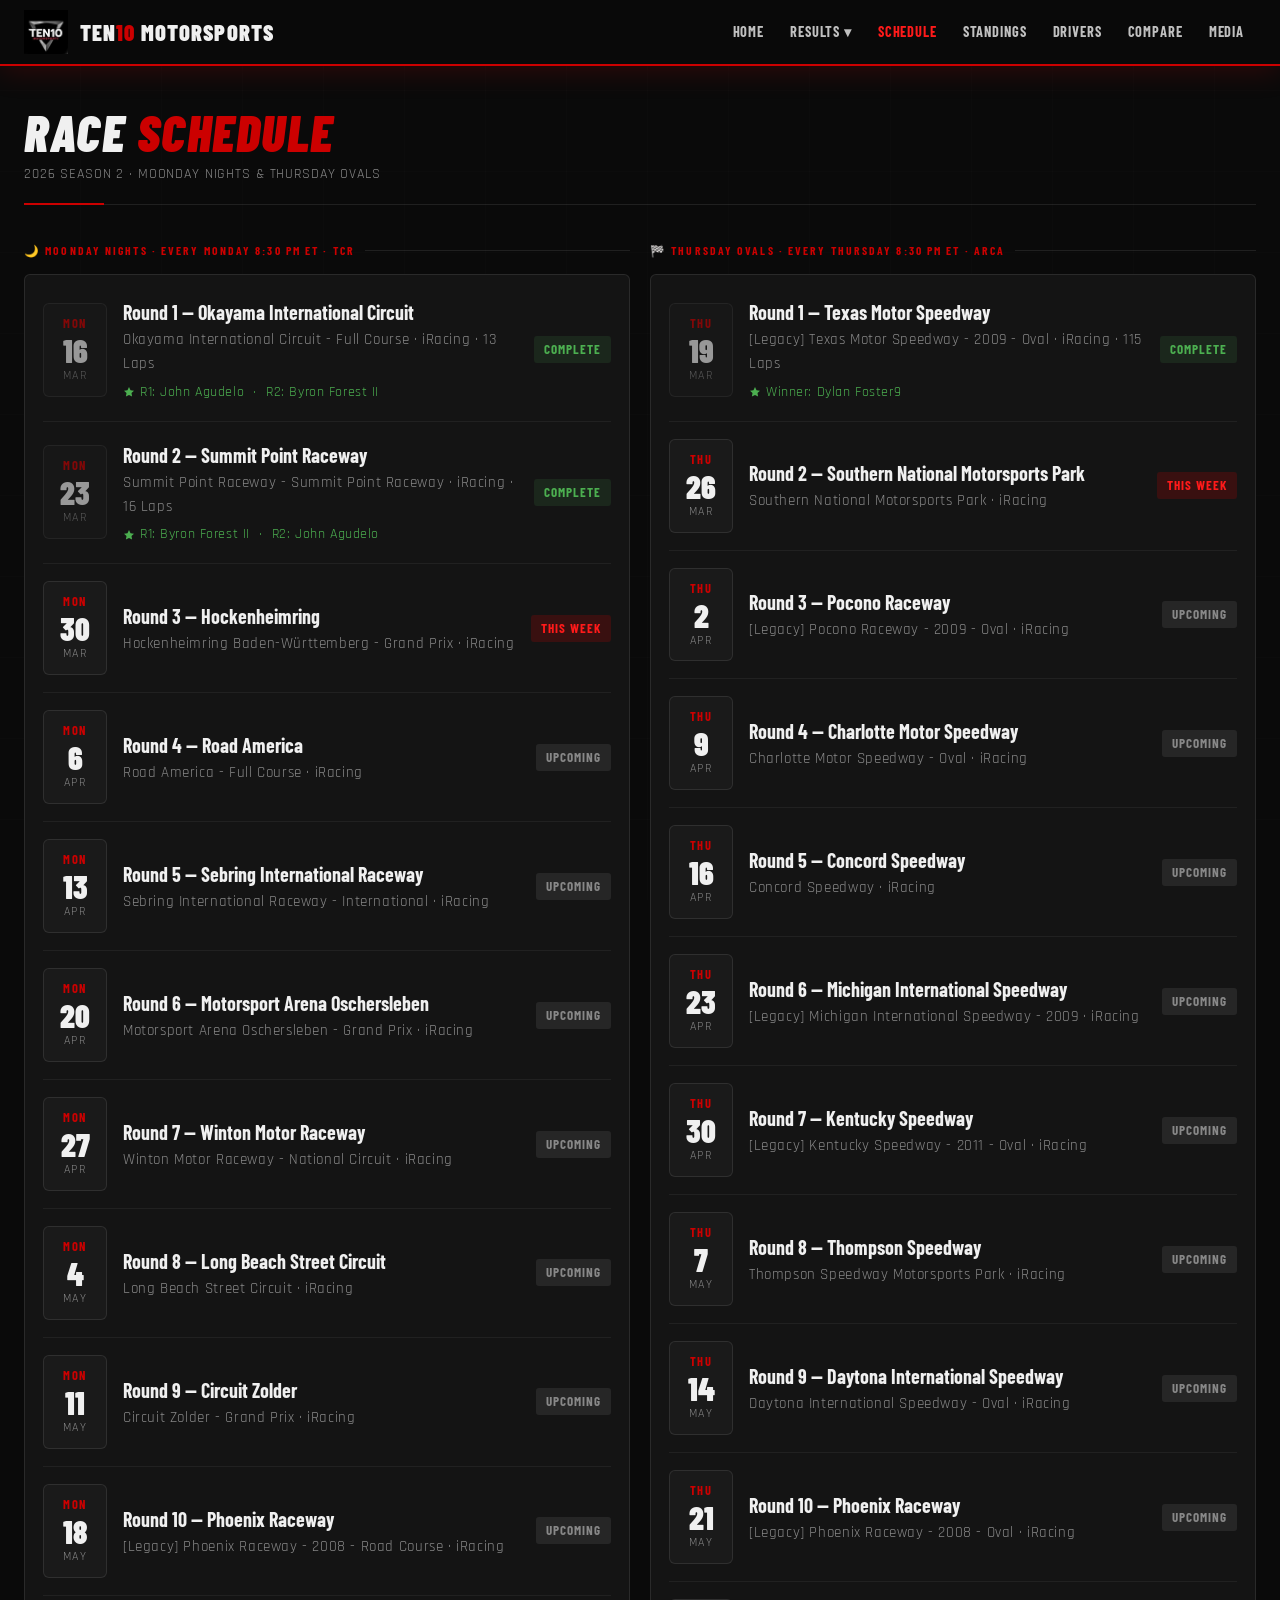
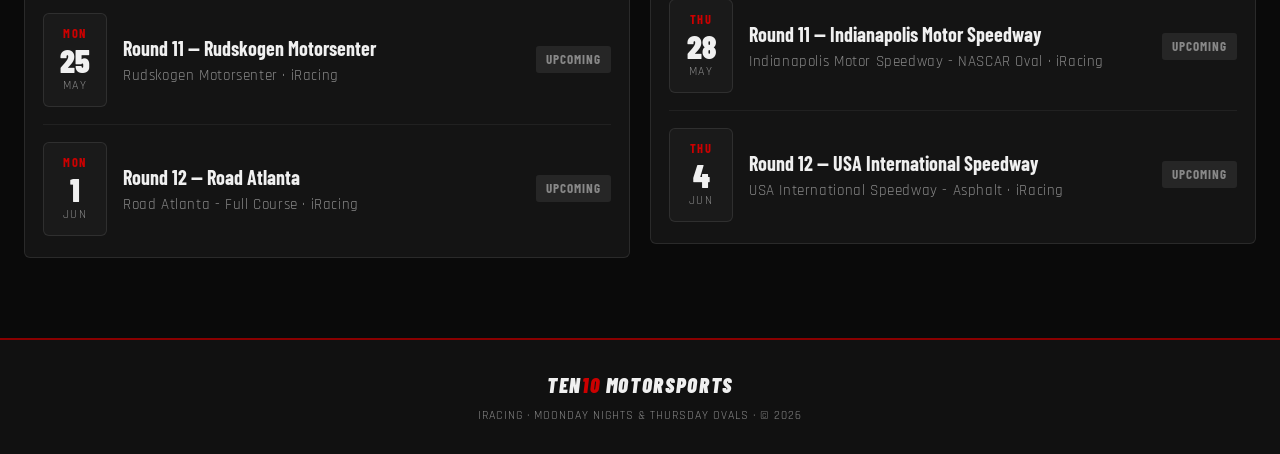
<file: schedule.html>
<!DOCTYPE html>
<html lang="en">
<head>
<meta charset="UTF-8"><meta name="viewport" content="width=device-width,initial-scale=1.0">
<title>Schedule · Ten10 Motorsports</title>
<link rel="stylesheet" href="style.css">
<style>
.schedule-grid{display:grid;grid-template-columns:1fr 1fr;gap:20px;}
.race-row{display:flex;align-items:center;gap:16px;padding:17px 0;border-bottom:1px solid rgba(192,192,192,0.08);}
.race-row:last-child{border-bottom:none;}
.race-date-box{display:flex;flex-direction:column;align-items:center;justify-content:center;background:#1a1a1a;border:1px solid rgba(192,192,192,0.12);border-radius:6px;padding:10px 14px;min-width:64px;text-align:center;flex-shrink:0;}
.race-date-box .dow{font-family:'Barlow Condensed',sans-serif;font-weight:700;font-size:0.78rem;letter-spacing:0.12em;text-transform:uppercase;color:#cc0000;}
.race-date-box .day{font-family:'Barlow Condensed',sans-serif;font-weight:900;font-size:2rem;color:#f0f0f0;line-height:1;}
.race-date-box .mon{font-family:'Rajdhani',sans-serif;font-size:0.78rem;letter-spacing:0.1em;text-transform:uppercase;color:#888;}
.race-info{flex:1;}
.race-name{font-family:'Barlow Condensed',sans-serif;font-weight:700;font-size:1.25rem;color:#f0f0f0;}
.race-track{font-family:'Rajdhani',sans-serif;font-size:0.95rem;color:#888;letter-spacing:0.04em;}
.race-winner{display:flex;align-items:center;gap:5px;margin-top:4px;font-family:'Rajdhani',sans-serif;font-size:0.9rem;color:#4caf50;letter-spacing:0.04em;}
.race-winner svg{flex-shrink:0;}
.race-status{font-family:'Barlow Condensed',sans-serif;font-size:0.82rem;font-weight:700;letter-spacing:0.08em;text-transform:uppercase;padding:3px 10px;border-radius:3px;flex-shrink:0;}
.status-upcoming{background:rgba(192,192,192,0.1);color:#888;}
.status-next{background:rgba(204,0,0,0.2);color:#ff1a1a;animation:pulse-border 2s infinite;}
@keyframes pulse-border{0%,100%{background:rgba(204,0,0,0.2);}50%{background:rgba(204,0,0,0.35);}}
.status-complete{background:rgba(76,175,80,0.12);color:#4caf50;}
.status-skipped{background:rgba(255,152,0,0.1);color:#ff9800;}
/* dim completed rows slightly */
.race-row.is-complete .race-date-box{opacity:0.6;}
@media(max-width:768px){.schedule-grid{grid-template-columns:1fr;}}
</style>
</head>
<body data-page="schedule">
<script src="nav.js"></script>
<div class="page-wrap">
  <div class="page-header">
    <h1>Race <span>Schedule</span></h1>
    <p>2026 Season 2 · Moonday Nights &amp; Thursday Ovals</p>
  </div>

  <!-- ================================================================
       HOW TO UPDATE SCHEDULE EACH WEEK:
       1. Change completed race row: add class "is-complete" to .race-row
          and change status span to class="race-status status-complete"
       2. Add winner div inside .race-info after .race-track:
          <div class="race-winner">
            <svg width="12" height="12" viewBox="0 0 24 24" fill="#4caf50"><path d="M12 2l3.09 6.26L22 9.27l-5 4.87 1.18 6.88L12 17.77l-6.18 3.25L7 14.14 2 9.27l6.91-1.01L12 2z"/></svg>
            Winner: Driver Name
          </div>
       3. Change the NEXT race row status to: class="race-status status-next"
       4. All other future rows stay as: class="race-status status-upcoming"
  ================================================================= -->

  <div class="schedule-grid">

    <!-- ===== MOONDAY NIGHTS ===== -->
    <div>
      <div class="section-label">🌙 Moonday Nights · Every Monday 8:30 PM ET · TCR</div>
      <div class="card">
        <div class="card-body" style="padding:4px 18px;">

          <!-- ROUND 1 — COMPLETE -->
          <div class="race-row is-complete">
            <div class="race-date-box"><div class="dow">Mon</div><div class="day">16</div><div class="mon">Mar</div></div>
            <div class="race-info">
              <div class="race-name">Round 1 — Okayama International Circuit</div>
              <div class="race-track">Okayama International Circuit - Full Course · iRacing · 13 Laps</div>
              <div class="race-winner">
                <svg width="12" height="12" viewBox="0 0 24 24" fill="#4caf50"><path d="M12 2l3.09 6.26L22 9.27l-5 4.87 1.18 6.88L12 17.77l-6.18 3.25L7 14.14 2 9.27l6.91-1.01L12 2z"/></svg>
                R1: John Agudelo &nbsp;·&nbsp; R2: Byron Forest II
              </div>
            </div>
            <span class="race-status status-complete">Complete</span>
          </div>

          <!-- ROUND 2 — COMPLETE -->
          <div class="race-row is-complete">
            <div class="race-date-box"><div class="dow">Mon</div><div class="day">23</div><div class="mon">Mar</div></div>
            <div class="race-info">
              <div class="race-name">Round 2 — Summit Point Raceway</div>
              <div class="race-track">Summit Point Raceway - Summit Point Raceway · iRacing · 16 Laps</div>
              <div class="race-winner">
                <svg width="12" height="12" viewBox="0 0 24 24" fill="#4caf50"><path d="M12 2l3.09 6.26L22 9.27l-5 4.87 1.18 6.88L12 17.77l-6.18 3.25L7 14.14 2 9.27l6.91-1.01L12 2z"/></svg>
                R1: Byron Forest II &nbsp;·&nbsp; R2: John Agudelo
              </div>
            </div>
            <span class="race-status status-complete">Complete</span>
          </div>

          <div class="race-row">
            <div class="race-date-box"><div class="dow">Mon</div><div class="day">30</div><div class="mon">Mar</div></div>
            <div class="race-info">
              <div class="race-name">Round 3 — Hockenheimring</div>
              <div class="race-track">Hockenheimring Baden-Württemberg - Grand Prix · iRacing</div>
            </div>
            <span class="race-status status-next">This Week</span>
          </div>

          <div class="race-row">
            <div class="race-date-box"><div class="dow">Mon</div><div class="day">6</div><div class="mon">Apr</div></div>
            <div class="race-info">
              <div class="race-name">Round 4 — Road America</div>
              <div class="race-track">Road America - Full Course · iRacing</div>
            </div>
            <span class="race-status status-upcoming">Upcoming</span>
          </div>

          <div class="race-row">
            <div class="race-date-box"><div class="dow">Mon</div><div class="day">13</div><div class="mon">Apr</div></div>
            <div class="race-info">
              <div class="race-name">Round 5 — Sebring International Raceway</div>
              <div class="race-track">Sebring International Raceway - International · iRacing</div>
            </div>
            <span class="race-status status-upcoming">Upcoming</span>
          </div>

          <div class="race-row">
            <div class="race-date-box"><div class="dow">Mon</div><div class="day">20</div><div class="mon">Apr</div></div>
            <div class="race-info">
              <div class="race-name">Round 6 — Motorsport Arena Oschersleben</div>
              <div class="race-track">Motorsport Arena Oschersleben - Grand Prix · iRacing</div>
            </div>
            <span class="race-status status-upcoming">Upcoming</span>
          </div>

          <div class="race-row">
            <div class="race-date-box"><div class="dow">Mon</div><div class="day">27</div><div class="mon">Apr</div></div>
            <div class="race-info">
              <div class="race-name">Round 7 — Winton Motor Raceway</div>
              <div class="race-track">Winton Motor Raceway - National Circuit · iRacing</div>
            </div>
            <span class="race-status status-upcoming">Upcoming</span>
          </div>

          <div class="race-row">
            <div class="race-date-box"><div class="dow">Mon</div><div class="day">4</div><div class="mon">May</div></div>
            <div class="race-info">
              <div class="race-name">Round 8 — Long Beach Street Circuit</div>
              <div class="race-track">Long Beach Street Circuit · iRacing</div>
            </div>
            <span class="race-status status-upcoming">Upcoming</span>
          </div>

          <div class="race-row">
            <div class="race-date-box"><div class="dow">Mon</div><div class="day">11</div><div class="mon">May</div></div>
            <div class="race-info">
              <div class="race-name">Round 9 — Circuit Zolder</div>
              <div class="race-track">Circuit Zolder - Grand Prix · iRacing</div>
            </div>
            <span class="race-status status-upcoming">Upcoming</span>
          </div>

          <div class="race-row">
            <div class="race-date-box"><div class="dow">Mon</div><div class="day">18</div><div class="mon">May</div></div>
            <div class="race-info">
              <div class="race-name">Round 10 — Phoenix Raceway</div>
              <div class="race-track">[Legacy] Phoenix Raceway - 2008 - Road Course · iRacing</div>
            </div>
            <span class="race-status status-upcoming">Upcoming</span>
          </div>

          <div class="race-row">
            <div class="race-date-box"><div class="dow">Mon</div><div class="day">25</div><div class="mon">May</div></div>
            <div class="race-info">
              <div class="race-name">Round 11 — Rudskogen Motorsenter</div>
              <div class="race-track">Rudskogen Motorsenter · iRacing</div>
            </div>
            <span class="race-status status-upcoming">Upcoming</span>
          </div>

          <div class="race-row">
            <div class="race-date-box"><div class="dow">Mon</div><div class="day">1</div><div class="mon">Jun</div></div>
            <div class="race-info">
              <div class="race-name">Round 12 — Road Atlanta</div>
              <div class="race-track">Road Atlanta - Full Course · iRacing</div>
            </div>
            <span class="race-status status-upcoming">Upcoming</span>
          </div>

        </div>
      </div>
    </div>

    <!-- ===== THURSDAY OVALS ===== -->
    <div>
      <div class="section-label">🏁 Thursday Ovals · Every Thursday 8:30 PM ET · ARCA</div>
      <div class="card">
        <div class="card-body" style="padding:4px 18px;">

          <!-- ROUND 1 — COMPLETE -->
          <div class="race-row is-complete">
            <div class="race-date-box"><div class="dow">Thu</div><div class="day">19</div><div class="mon">Mar</div></div>
            <div class="race-info">
              <div class="race-name">Round 1 — Texas Motor Speedway</div>
              <div class="race-track">[Legacy] Texas Motor Speedway - 2009 - Oval · iRacing · 115 Laps</div>
              <div class="race-winner">
                <svg width="12" height="12" viewBox="0 0 24 24" fill="#4caf50"><path d="M12 2l3.09 6.26L22 9.27l-5 4.87 1.18 6.88L12 17.77l-6.18 3.25L7 14.14 2 9.27l6.91-1.01L12 2z"/></svg>
                Winner: Dylan Foster9
              </div>
            </div>
            <span class="race-status status-complete">Complete</span>
          </div>

          <!-- ROUND 2 — THIS WEEK -->
          <div class="race-row">
            <div class="race-date-box"><div class="dow">Thu</div><div class="day">26</div><div class="mon">Mar</div></div>
            <div class="race-info">
              <div class="race-name">Round 2 — Southern National Motorsports Park</div>
              <div class="race-track">Southern National Motorsports Park · iRacing</div>
            </div>
            <span class="race-status status-next">This Week</span>
          </div>

          <div class="race-row">
            <div class="race-date-box"><div class="dow">Thu</div><div class="day">2</div><div class="mon">Apr</div></div>
            <div class="race-info">
              <div class="race-name">Round 3 — Pocono Raceway</div>
              <div class="race-track">[Legacy] Pocono Raceway - 2009 - Oval · iRacing</div>
            </div>
            <span class="race-status status-upcoming">Upcoming</span>
          </div>

          <div class="race-row">
            <div class="race-date-box"><div class="dow">Thu</div><div class="day">9</div><div class="mon">Apr</div></div>
            <div class="race-info">
              <div class="race-name">Round 4 — Charlotte Motor Speedway</div>
              <div class="race-track">Charlotte Motor Speedway - Oval · iRacing</div>
            </div>
            <span class="race-status status-upcoming">Upcoming</span>
          </div>

          <div class="race-row">
            <div class="race-date-box"><div class="dow">Thu</div><div class="day">16</div><div class="mon">Apr</div></div>
            <div class="race-info">
              <div class="race-name">Round 5 — Concord Speedway</div>
              <div class="race-track">Concord Speedway · iRacing</div>
            </div>
            <span class="race-status status-upcoming">Upcoming</span>
          </div>

          <div class="race-row">
            <div class="race-date-box"><div class="dow">Thu</div><div class="day">23</div><div class="mon">Apr</div></div>
            <div class="race-info">
              <div class="race-name">Round 6 — Michigan International Speedway</div>
              <div class="race-track">[Legacy] Michigan International Speedway - 2009 · iRacing</div>
            </div>
            <span class="race-status status-upcoming">Upcoming</span>
          </div>

          <div class="race-row">
            <div class="race-date-box"><div class="dow">Thu</div><div class="day">30</div><div class="mon">Apr</div></div>
            <div class="race-info">
              <div class="race-name">Round 7 — Kentucky Speedway</div>
              <div class="race-track">[Legacy] Kentucky Speedway - 2011 - Oval · iRacing</div>
            </div>
            <span class="race-status status-upcoming">Upcoming</span>
          </div>

          <div class="race-row">
            <div class="race-date-box"><div class="dow">Thu</div><div class="day">7</div><div class="mon">May</div></div>
            <div class="race-info">
              <div class="race-name">Round 8 — Thompson Speedway</div>
              <div class="race-track">Thompson Speedway Motorsports Park · iRacing</div>
            </div>
            <span class="race-status status-upcoming">Upcoming</span>
          </div>

          <div class="race-row">
            <div class="race-date-box"><div class="dow">Thu</div><div class="day">14</div><div class="mon">May</div></div>
            <div class="race-info">
              <div class="race-name">Round 9 — Daytona International Speedway</div>
              <div class="race-track">Daytona International Speedway - Oval · iRacing</div>
            </div>
            <span class="race-status status-upcoming">Upcoming</span>
          </div>

          <div class="race-row">
            <div class="race-date-box"><div class="dow">Thu</div><div class="day">21</div><div class="mon">May</div></div>
            <div class="race-info">
              <div class="race-name">Round 10 — Phoenix Raceway</div>
              <div class="race-track">[Legacy] Phoenix Raceway - 2008 - Oval · iRacing</div>
            </div>
            <span class="race-status status-upcoming">Upcoming</span>
          </div>

          <div class="race-row">
            <div class="race-date-box"><div class="dow">Thu</div><div class="day">28</div><div class="mon">May</div></div>
            <div class="race-info">
              <div class="race-name">Round 11 — Indianapolis Motor Speedway</div>
              <div class="race-track">Indianapolis Motor Speedway - NASCAR Oval · iRacing</div>
            </div>
            <span class="race-status status-upcoming">Upcoming</span>
          </div>

          <div class="race-row">
            <div class="race-date-box"><div class="dow">Thu</div><div class="day">4</div><div class="mon">Jun</div></div>
            <div class="race-info">
              <div class="race-name">Round 12 — USA International Speedway</div>
              <div class="race-track">USA International Speedway - Asphalt · iRacing</div>
            </div>
            <span class="race-status status-upcoming">Upcoming</span>
          </div>

        </div>
      </div>
    </div>

  </div><!-- end schedule-grid -->
</div>
<footer><div class="footer-logo">TEN<span>10</span> MOTORSPORTS</div><p>iRacing · Moonday Nights &amp; Thursday Ovals · &copy; <span class="yr"></span></p></footer>
<script>document.querySelectorAll(".yr").forEach(function(e){e.textContent=new Date().getFullYear();});</script>
</body>
</html>
</file>
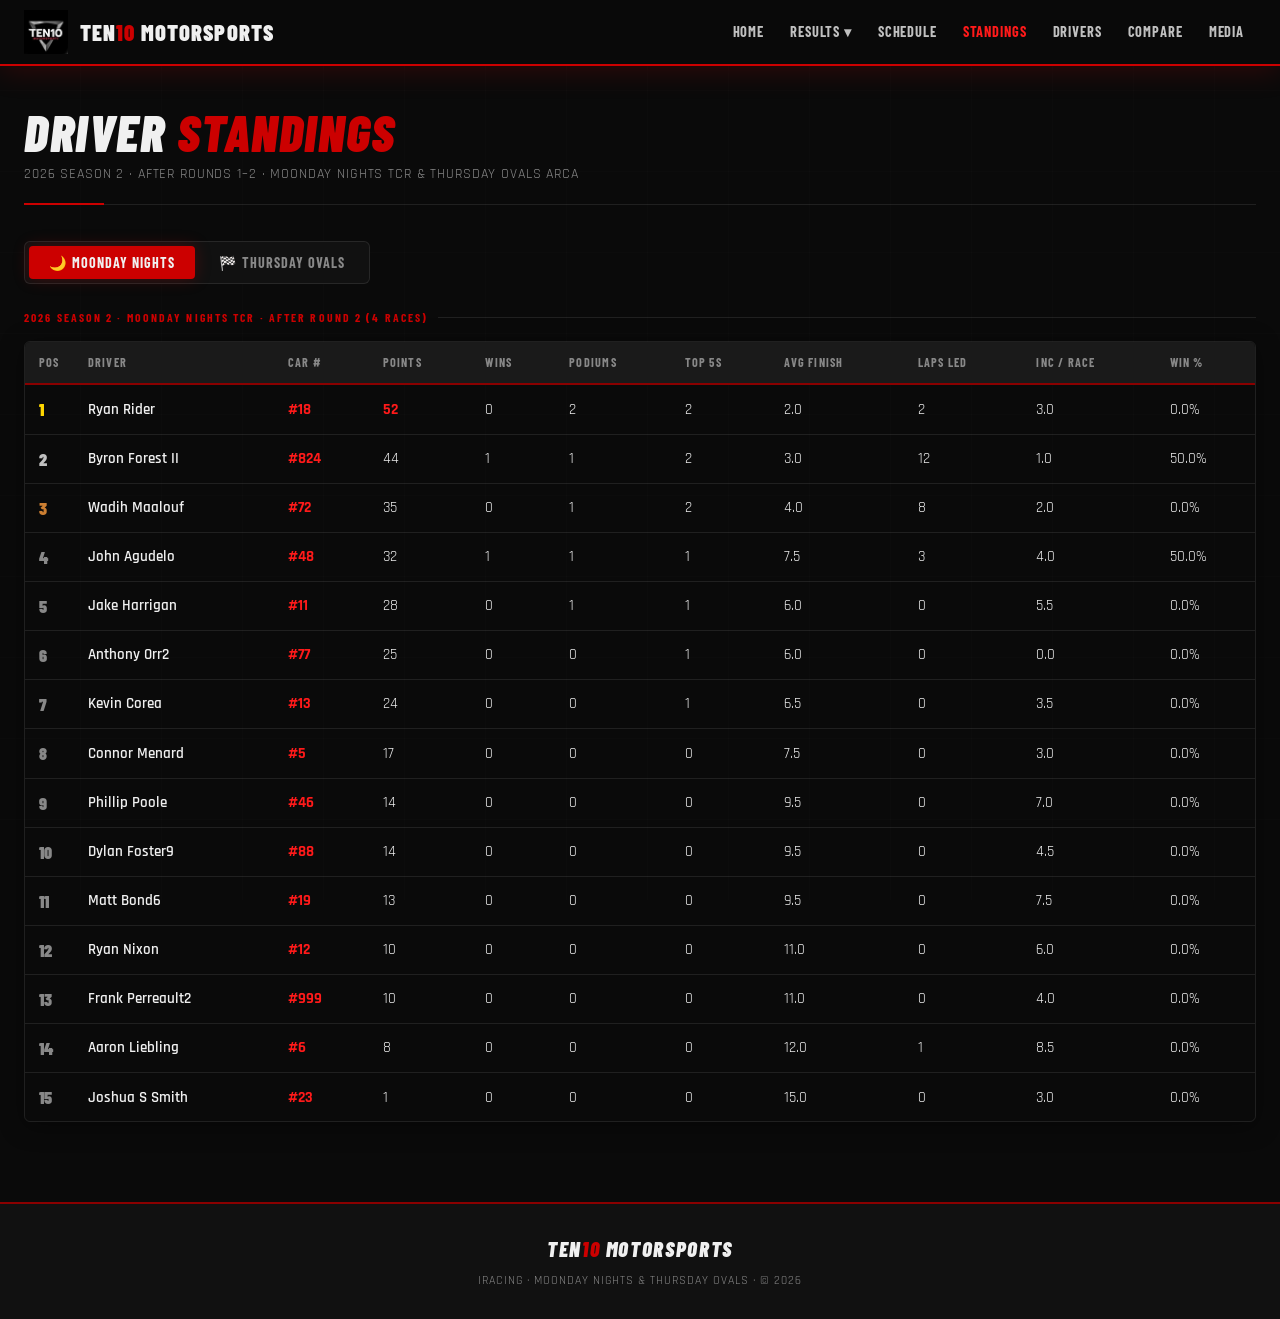
<file: standings.html>
<!DOCTYPE html>
<html lang="en">
<head>
<meta charset="UTF-8"><meta name="viewport" content="width=device-width,initial-scale=1.0">
<title>Standings · Ten10 Motorsports</title>
<link rel="stylesheet" href="style.css">
</head>
<body data-page="standings">
<script src="nav.js"></script>
<div class="page-wrap">
  <div class="page-header">
    <h1>Driver <span>Standings</span></h1>
    <p>2026 Season 2 · After Rounds 1–2 · Moonday Nights TCR &amp; Thursday Ovals ARCA</p>
  </div>

  <div class="series-tabs">
    <button class="series-tab active" onclick="switchSeries('moonday',this)">🌙 Moonday Nights</button>
    <button class="series-tab" onclick="switchSeries('thursday',this)">🏁 Thursday Ovals</button>
  </div>

  <!-- MOONDAY -->
  <div id="series-moonday">
    <div class="section-label">2026 Season 2 · Moonday Nights TCR · After Round 2 (4 Races)</div>
    <div class="table-wrap">
      <table>
        <thead><tr>
          <th>Pos</th><th>Driver</th><th>Car #</th><th>Points</th>
          <th>Wins</th><th>Podiums</th><th>Top 5s</th>
          <th>Avg Finish</th><th>Laps Led</th><th>Inc / Race</th><th>Win %</th>
        </tr></thead>
        <tbody>
          <tr><td class="td-pos pos-1">1</td><td class="td-driver">Ryan Rider</td><td class="td-highlight">#18</td><td class="td-highlight">52</td><td>0</td><td>2</td><td>2</td><td>2.0</td><td>2</td><td>3.0</td><td>0.0%</td></tr>
          <tr><td class="td-pos pos-2">2</td><td class="td-driver">Byron Forest II</td><td class="td-highlight">#824</td><td>44</td><td>1</td><td>1</td><td>2</td><td>3.0</td><td>12</td><td>1.0</td><td>50.0%</td></tr>
          <tr><td class="td-pos pos-3">3</td><td class="td-driver">Wadih Maalouf</td><td class="td-highlight">#72</td><td>35</td><td>0</td><td>1</td><td>2</td><td>4.0</td><td>8</td><td>2.0</td><td>0.0%</td></tr>
          <tr><td class="td-pos">4</td><td class="td-driver">John Agudelo</td><td class="td-highlight">#48</td><td>32</td><td>1</td><td>1</td><td>1</td><td>7.5</td><td>3</td><td>4.0</td><td>50.0%</td></tr>
          <tr><td class="td-pos">5</td><td class="td-driver">Jake Harrigan</td><td class="td-highlight">#11</td><td>28</td><td>0</td><td>1</td><td>1</td><td>6.0</td><td>0</td><td>5.5</td><td>0.0%</td></tr>
          <tr><td class="td-pos">6</td><td class="td-driver">Anthony Orr2</td><td class="td-highlight">#77</td><td>25</td><td>0</td><td>0</td><td>1</td><td>6.0</td><td>0</td><td>0.0</td><td>0.0%</td></tr>
          <tr><td class="td-pos">7</td><td class="td-driver">Kevin Corea</td><td class="td-highlight">#13</td><td>24</td><td>0</td><td>0</td><td>1</td><td>6.5</td><td>0</td><td>3.5</td><td>0.0%</td></tr>
          <tr><td class="td-pos">8</td><td class="td-driver">Connor Menard</td><td class="td-highlight">#5</td><td>17</td><td>0</td><td>0</td><td>0</td><td>7.5</td><td>0</td><td>3.0</td><td>0.0%</td></tr>
          <tr><td class="td-pos">9</td><td class="td-driver">Phillip Poole</td><td class="td-highlight">#46</td><td>14</td><td>0</td><td>0</td><td>0</td><td>9.5</td><td>0</td><td>7.0</td><td>0.0%</td></tr>
          <tr><td class="td-pos">10</td><td class="td-driver">Dylan Foster9</td><td class="td-highlight">#88</td><td>14</td><td>0</td><td>0</td><td>0</td><td>9.5</td><td>0</td><td>4.5</td><td>0.0%</td></tr>
          <tr><td class="td-pos">11</td><td class="td-driver">Matt Bond6</td><td class="td-highlight">#19</td><td>13</td><td>0</td><td>0</td><td>0</td><td>9.5</td><td>0</td><td>7.5</td><td>0.0%</td></tr>
          <tr><td class="td-pos">12</td><td class="td-driver">Ryan Nixon</td><td class="td-highlight">#12</td><td>10</td><td>0</td><td>0</td><td>0</td><td>11.0</td><td>0</td><td>6.0</td><td>0.0%</td></tr>
          <tr><td class="td-pos">13</td><td class="td-driver">Frank Perreault2</td><td class="td-highlight">#999</td><td>10</td><td>0</td><td>0</td><td>0</td><td>11.0</td><td>0</td><td>4.0</td><td>0.0%</td></tr>
          <tr><td class="td-pos">14</td><td class="td-driver">Aaron Liebling</td><td class="td-highlight">#6</td><td>8</td><td>0</td><td>0</td><td>0</td><td>12.0</td><td>1</td><td>8.5</td><td>0.0%</td></tr>
          <tr><td class="td-pos">15</td><td class="td-driver">Joshua S Smith</td><td class="td-highlight">#23</td><td>1</td><td>0</td><td>0</td><td>0</td><td>15.0</td><td>0</td><td>3.0</td><td>0.0%</td></tr>
        </tbody>
      </table>
    </div>
  </div>

  <!-- THURSDAY -->
  <div id="series-thursday" style="display:none;">
    <div class="section-label">2026 Season 2 · Thursday Ovals ARCA · After Round 1</div>
    <div class="table-wrap">
      <table>
        <thead><tr>
          <th>Pos</th><th>Driver</th><th>Car #</th><th>Points</th>
          <th>Wins</th><th>Podiums</th><th>Top 5s</th>
          <th>Avg Finish</th><th>Laps Led</th><th>Inc / Race</th><th>Win %</th>
        </tr></thead>
        <tbody>
          <tr><td class="td-pos pos-1">1</td><td class="td-driver">Dylan Foster9</td><td class="td-highlight">#88</td><td class="td-highlight">43</td><td>1</td><td>1</td><td>1</td><td>1.0</td><td>64</td><td>2.0</td><td>100.0%</td></tr>
          <tr><td class="td-pos pos-2">2</td><td class="td-driver">Ryan Rider</td><td class="td-highlight">#18</td><td>42</td><td>0</td><td>1</td><td>1</td><td>2.0</td><td>15</td><td>17.0</td><td>0.0%</td></tr>
          <tr><td class="td-pos pos-3">3</td><td class="td-driver">Joshua S Smith</td><td class="td-highlight">#23</td><td>41</td><td>0</td><td>1</td><td>1</td><td>3.0</td><td>4</td><td>1.0</td><td>0.0%</td></tr>
          <tr><td class="td-pos">4</td><td class="td-driver">Thomas Pfannkoch</td><td class="td-highlight">#132</td><td>40</td><td>0</td><td>0</td><td>1</td><td>4.0</td><td>0</td><td>12.0</td><td>0.0%</td></tr>
          <tr><td class="td-pos">5</td><td class="td-driver">Phillip Poole</td><td class="td-highlight">#46</td><td>39</td><td>0</td><td>0</td><td>1</td><td>5.0</td><td>0</td><td>12.0</td><td>0.0%</td></tr>
          <tr><td class="td-pos">6</td><td class="td-driver">Jake Harrigan</td><td class="td-highlight">#14</td><td>38</td><td>0</td><td>0</td><td>0</td><td>6.0</td><td>0</td><td>6.0</td><td>0.0%</td></tr>
          <tr><td class="td-pos">7</td><td class="td-driver">Matt Bond6</td><td class="td-highlight">#19</td><td>37</td><td>0</td><td>0</td><td>0</td><td>7.0</td><td>0</td><td>18.0</td><td>0.0%</td></tr>
          <tr><td class="td-pos">8</td><td class="td-driver">John Agudelo</td><td class="td-highlight">#48</td><td>36</td><td>0</td><td>0</td><td>0</td><td>8.0</td><td>29</td><td>8.0</td><td>0.0%</td></tr>
          <tr><td class="td-pos">9</td><td class="td-driver">Frank Perreault2</td><td class="td-highlight">#999</td><td>35</td><td>0</td><td>0</td><td>0</td><td>9.0</td><td>3</td><td>20.0</td><td>0.0%</td></tr>
          <tr><td class="td-pos">10</td><td class="td-driver">William Stiern</td><td class="td-highlight">#418</td><td>34</td><td>0</td><td>0</td><td>0</td><td>10.0</td><td>0</td><td>17.0</td><td>0.0%</td></tr>
          <tr><td class="td-pos">11</td><td class="td-driver">Aaron Liebling</td><td class="td-highlight">#66</td><td>33</td><td>0</td><td>0</td><td>0</td><td>11.0</td><td>0</td><td>13.0</td><td>0.0%</td></tr>
          <tr><td class="td-pos">12</td><td class="td-driver">Ryan Nixon</td><td class="td-highlight">#12</td><td>32</td><td>0</td><td>0</td><td>0</td><td>12.0</td><td>0</td><td>3.0</td><td>0.0%</td></tr>
        </tbody>
      </table>
    </div>
  </div>

</div>
<footer><div class="footer-logo">TEN<span>10</span> MOTORSPORTS</div><p>iRacing · Moonday Nights &amp; Thursday Ovals · &copy; <span class="yr"></span></p></footer>
<script>
function switchSeries(s,btn){
  document.getElementById('series-moonday').style.display=s==='moonday'?'':'none';
  document.getElementById('series-thursday').style.display=s==='thursday'?'':'none';
  document.querySelectorAll('.series-tab').forEach(t=>t.classList.remove('active'));
  btn.classList.add('active');
}
</script>
<script>document.querySelectorAll(".yr").forEach(function(e){e.textContent=new Date().getFullYear();});</script>
</body>
</html>
</file>
<file: style.css>
@import url('https://fonts.googleapis.com/css2?family=Barlow+Condensed:ital,wght@0,400;0,600;0,700;0,800;0,900;1,700;1,900&family=Barlow:wght@300;400;500;600&family=Rajdhani:wght@400;500;600;700&display=swap');
:root{--black:#0a0a0a;--black-mid:#111111;--black-light:#1a1a1a;--black-card:#141414;--red:#cc0000;--red-bright:#ff1a1a;--red-dark:#8a0000;--silver:#c0c0c0;--silver-dim:#888888;--white:#f0f0f0;--border:rgba(192,192,192,0.12);--border-red:rgba(204,0,0,0.4);--glow-red:rgba(204,0,0,0.25);--font-display:'Barlow Condensed',sans-serif;--font-body:'Barlow',sans-serif;--font-data:'Rajdhani',sans-serif;}
*,*::before,*::after{box-sizing:border-box;margin:0;padding:0;}
html{scroll-behavior:smooth;}
body{background:var(--black);color:var(--white);font-family:var(--font-body);font-size:15px;line-height:1.6;min-height:100vh;overflow-x:hidden;}
body::before{content:'';position:fixed;inset:0;background:repeating-linear-gradient(90deg,transparent,transparent 80px,rgba(255,255,255,0.012) 80px,rgba(255,255,255,0.012) 81px),repeating-linear-gradient(0deg,transparent,transparent 80px,rgba(255,255,255,0.012) 80px,rgba(255,255,255,0.012) 81px);pointer-events:none;z-index:0;}
#navbar{position:sticky;top:0;z-index:1000;background:rgba(10,10,10,0.97);border-bottom:2px solid var(--red);backdrop-filter:blur(12px);box-shadow:0 4px 30px rgba(204,0,0,0.2);}
.nav-inner{max-width:1400px;margin:0 auto;display:flex;align-items:center;justify-content:space-between;padding:0 24px;height:64px;}
.nav-logo{display:flex;align-items:center;gap:12px;text-decoration:none;}
.nav-logo img{height:44px;width:44px;object-fit:contain;}
.nav-logo-text{font-family:var(--font-display);font-weight:900;font-size:1.4rem;color:var(--white);letter-spacing:0.05em;line-height:1;}
.nav-logo-text span{color:var(--red);}
.nav-links{display:flex;align-items:center;gap:2px;list-style:none;}
.nav-links>li{position:relative;}
.nav-links a,.nav-links .nav-btn{font-family:var(--font-display);font-weight:700;font-size:0.9rem;letter-spacing:0.06em;text-transform:uppercase;color:var(--silver);text-decoration:none;padding:8px 12px;border-radius:3px;transition:color 0.2s,background 0.2s;display:block;cursor:pointer;background:none;border:none;white-space:nowrap;}
.nav-links a:hover,.nav-links .nav-btn:hover{color:var(--white);background:rgba(204,0,0,0.15);}
.nav-links a.active{color:var(--red-bright);}
.nav-dropdown{position:absolute;top:calc(100% + 4px);left:0;background:var(--black-mid);border:1px solid var(--border-red);border-radius:4px;min-width:210px;box-shadow:0 8px 32px rgba(0,0,0,0.7),0 0 20px var(--glow-red);opacity:0;visibility:hidden;transform:translateY(-8px);transition:all 0.2s;z-index:200;}
.nav-dropdown.show{opacity:1;visibility:visible;transform:translateY(0);}
.nav-dropdown a{padding:9px 16px;font-size:0.82rem;border-bottom:1px solid var(--border);border-radius:0;}
.nav-dropdown a:last-child{border-bottom:none;}
.dropdown-label{font-family:var(--font-display);font-size:0.68rem;letter-spacing:0.15em;color:var(--red);padding:8px 16px 4px;text-transform:uppercase;border-bottom:1px solid var(--border);}
.hamburger{display:none;flex-direction:column;gap:5px;cursor:pointer;padding:8px;background:none;border:none;}
.hamburger span{display:block;width:24px;height:2px;background:var(--silver);transition:all 0.3s;}
.hamburger.open span:nth-child(1){transform:rotate(45deg) translate(5px,5px);}
.hamburger.open span:nth-child(2){opacity:0;}
.hamburger.open span:nth-child(3){transform:rotate(-45deg) translate(5px,-5px);}
.page-wrap{position:relative;z-index:1;max-width:1400px;margin:0 auto;padding:40px 24px 80px;}
.page-header{margin-bottom:36px;padding-bottom:18px;border-bottom:1px solid var(--border);position:relative;}
.page-header::after{content:'';position:absolute;bottom:-1px;left:0;width:80px;height:2px;background:var(--red);}
.page-header h1{font-family:var(--font-display);font-weight:900;font-style:italic;font-size:clamp(2rem,5vw,3.2rem);color:var(--white);letter-spacing:0.03em;line-height:1;text-transform:uppercase;}
.page-header h1 span{color:var(--red);}
.page-header p{color:var(--silver-dim);font-size:0.9rem;margin-top:6px;font-family:var(--font-data);letter-spacing:0.06em;text-transform:uppercase;}
.series-tabs{display:flex;gap:4px;margin-bottom:24px;background:var(--black-mid);padding:4px;border-radius:6px;border:1px solid var(--border);width:fit-content;}
.series-tab{font-family:var(--font-display);font-weight:700;font-size:0.88rem;letter-spacing:0.07em;text-transform:uppercase;color:var(--silver-dim);padding:8px 20px;border-radius:4px;border:none;background:none;cursor:pointer;transition:all 0.2s;}
.series-tab:hover{color:var(--white);background:rgba(255,255,255,0.05);}
.series-tab.active{background:var(--red);color:var(--white);box-shadow:0 0 16px var(--glow-red);}
.season-bar{display:flex;align-items:center;gap:14px;margin-bottom:24px;flex-wrap:wrap;}
.season-bar label{font-family:var(--font-display);font-weight:700;font-size:0.78rem;letter-spacing:0.12em;text-transform:uppercase;color:var(--silver-dim);}
.season-select{font-family:var(--font-data);font-weight:600;font-size:0.9rem;background:var(--black-mid);color:var(--white);border:1px solid var(--border-red);border-radius:4px;padding:7px 32px 7px 12px;cursor:pointer;appearance:none;background-image:url("data:image/svg+xml,%3Csvg xmlns='http://www.w3.org/2000/svg' width='10' height='6'%3E%3Cpath d='M0 0l5 6 5-6z' fill='%23cc0000'/%3E%3C/svg%3E");background-repeat:no-repeat;background-position:right 10px center;background-color:var(--black-mid);}
.season-select:focus{outline:none;border-color:var(--red);}
.table-wrap{overflow-x:auto;border-radius:6px;border:1px solid var(--border);box-shadow:0 4px 24px rgba(0,0,0,0.4);}
table{width:100%;border-collapse:collapse;font-family:var(--font-data);}
thead th{background:var(--black-light);font-family:var(--font-display);font-weight:700;font-size:0.76rem;letter-spacing:0.1em;text-transform:uppercase;color:var(--silver-dim);padding:11px 14px;text-align:left;border-bottom:2px solid var(--red-dark);white-space:nowrap;}
tbody tr{border-bottom:1px solid var(--border);transition:background 0.15s;}
tbody tr:last-child{border-bottom:none;}
tbody tr:hover{background:rgba(204,0,0,0.06);}
tbody td{padding:10px 14px;font-size:0.93rem;color:var(--white);white-space:nowrap;}
.td-pos{font-family:var(--font-display);font-weight:900;font-size:1.1rem;color:var(--silver-dim);width:44px;}
td.pos-1{color:#ffd700;}td.pos-2{color:#c0c0c0;}td.pos-3{color:#cd7f32;}
.td-driver{font-weight:600;}
.td-highlight{color:var(--red-bright);font-weight:700;}
.badge{display:inline-block;font-family:var(--font-display);font-size:0.68rem;font-weight:700;letter-spacing:0.08em;text-transform:uppercase;padding:2px 8px;border-radius:3px;}
.badge-win{background:rgba(255,215,0,0.15);color:#ffd700;}
.badge-pod{background:rgba(192,192,192,0.12);color:#c0c0c0;}
.badge-dnf{background:rgba(204,0,0,0.15);color:var(--red-bright);}
.card{background:var(--black-card);border:1px solid var(--border);border-radius:6px;overflow:hidden;transition:border-color 0.2s,box-shadow 0.2s;}
.card:hover{border-color:var(--border-red);box-shadow:0 4px 24px var(--glow-red);}
.card-header{background:var(--black-light);padding:12px 18px;border-bottom:1px solid var(--border);font-family:var(--font-display);font-weight:700;font-size:0.82rem;letter-spacing:0.1em;text-transform:uppercase;color:var(--silver);display:flex;align-items:center;justify-content:space-between;}
.card-header .accent{color:var(--red);}
.card-body{padding:18px;}
.stat-grid{display:grid;grid-template-columns:repeat(auto-fit,minmax(130px,1fr));gap:10px;}
.stat-chip{background:var(--black-light);border:1px solid var(--border);border-radius:5px;padding:12px 14px;text-align:center;}
.stat-chip .val{font-family:var(--font-display);font-weight:900;font-size:1.8rem;color:var(--red-bright);line-height:1;}
.stat-chip .lbl{font-family:var(--font-data);font-size:0.7rem;letter-spacing:0.1em;text-transform:uppercase;color:var(--silver-dim);margin-top:4px;}
.section-label{font-family:var(--font-display);font-weight:700;font-size:0.73rem;letter-spacing:0.18em;text-transform:uppercase;color:var(--red);margin-bottom:14px;display:flex;align-items:center;gap:10px;}
.section-label::after{content:'';flex:1;height:1px;background:var(--border);}
.btn{display:inline-flex;align-items:center;gap:8px;font-family:var(--font-display);font-weight:700;font-size:0.88rem;letter-spacing:0.07em;text-transform:uppercase;padding:9px 18px;border-radius:4px;border:none;cursor:pointer;transition:all 0.2s;text-decoration:none;}
.btn-red{background:var(--red);color:var(--white);}
.btn-red:hover{background:var(--red-bright);box-shadow:0 0 20px var(--glow-red);}
.btn-ghost{background:transparent;color:var(--silver);border:1px solid var(--border);}
.btn-ghost:hover{border-color:var(--red);color:var(--white);}
footer{position:relative;z-index:1;background:var(--black-mid);border-top:2px solid var(--red-dark);padding:28px 24px;text-align:center;}
footer .footer-logo{font-family:var(--font-display);font-weight:900;font-style:italic;font-size:1.3rem;letter-spacing:0.08em;color:var(--white);margin-bottom:5px;}
footer .footer-logo span{color:var(--red);}
footer p{font-family:var(--font-data);font-size:0.78rem;letter-spacing:0.08em;color:var(--silver-dim);text-transform:uppercase;}
@media(max-width:768px){
.nav-links{display:none;position:absolute;top:64px;left:0;right:0;background:rgba(10,10,10,0.98);flex-direction:column;padding:12px;border-bottom:2px solid var(--red);gap:2px;}
.nav-links.open{display:flex;}
.nav-links a,.nav-links .nav-btn{padding:11px 14px;font-size:1.05rem;width:100%;}
.nav-dropdown{position:static;opacity:1;visibility:visible;transform:none;box-shadow:none;border:none;border-left:2px solid var(--red-dark);border-radius:0;margin-left:14px;background:transparent;display:none;}
.nav-dropdown.show{display:block;}
.hamburger{display:flex;}
.page-wrap{padding:24px 14px 60px;}
.series-tabs{overflow-x:auto;max-width:100%;}
.stat-grid{grid-template-columns:repeat(2,1fr);}
}
</file>
